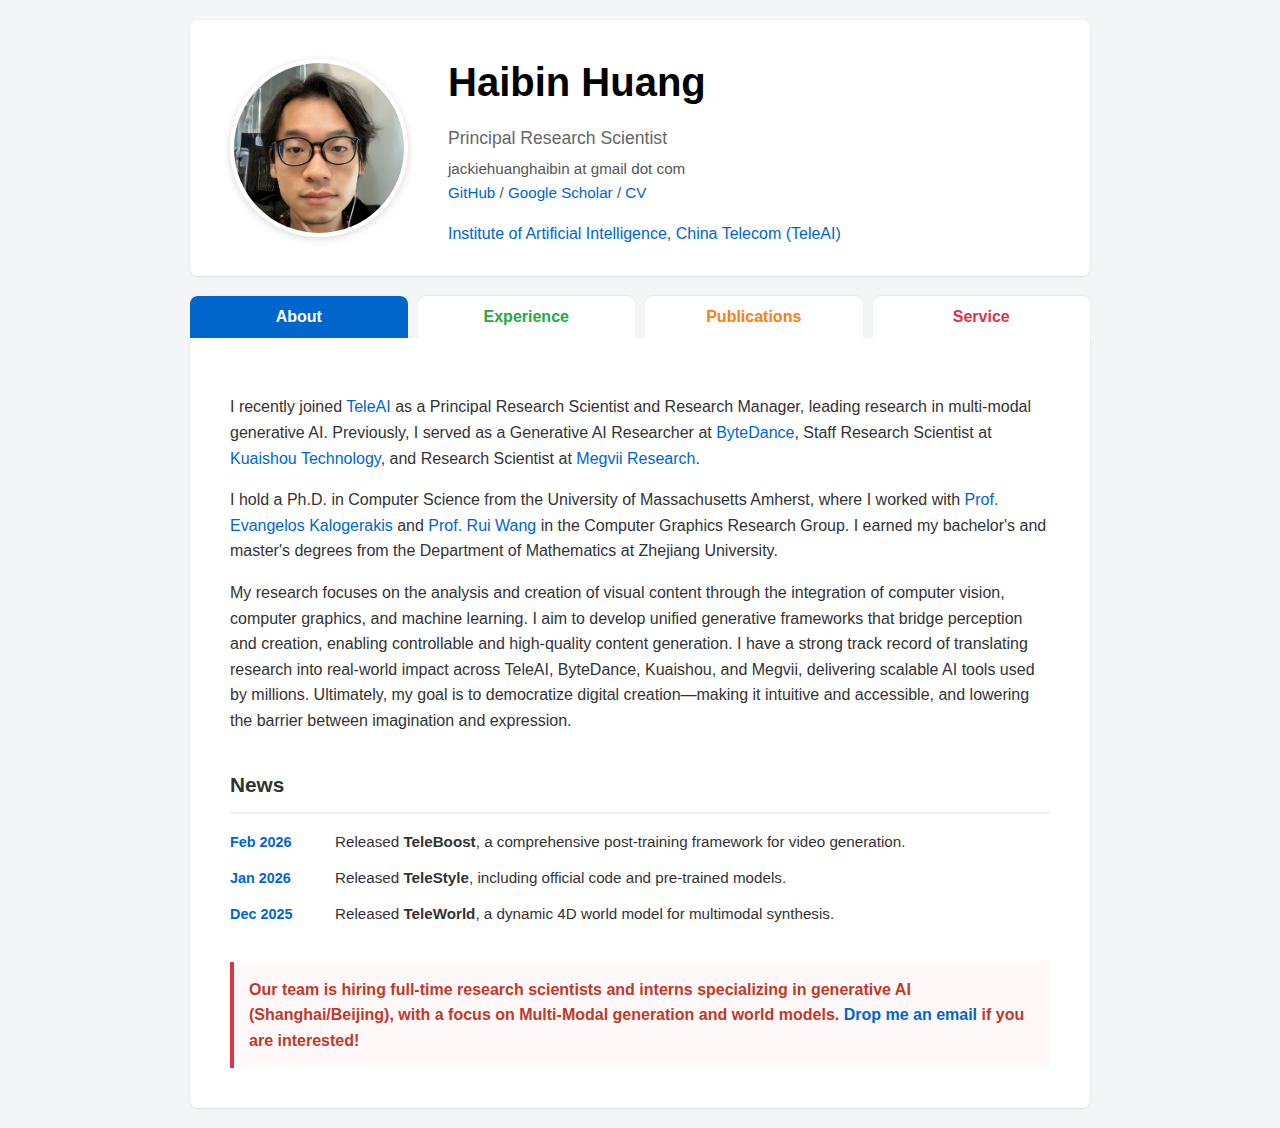
<file: index.html>
<!DOCTYPE html>
<html lang="en">

<head>
	<meta charset="UTF-8">
	<meta name="viewport" content="width=device-width, initial-scale=1.0">
	<title>Haibin Huang</title>
	<style>
		/* Base Styling */
		body {
			font-family: -apple-system, BlinkMacSystemFont, "Segoe UI", Roboto, Arial, sans-serif;
			background-color: #f4f5f7;
			color: #333;
			margin: 0;
			padding: 20px;
			line-height: 1.6;
		}

		.container {
			max-width: 900px;
			margin: 0 auto;
		}

		a {
			color: #0066cc;
			text-decoration: none;
		}

		a:hover {
			text-decoration: underline;
		}

		/* 1. Header Card */
		.header-card {
			background: white;
			padding: 30px 40px;
			border-radius: 8px;
			box-shadow: 0 1px 3px rgba(0, 0, 0, 0.1);
			margin-bottom: 20px;
			display: flex;
			/* Justify start to keep image left, text right next to it */
			justify-content: flex-start;
			align-items: center;
		}

		/* --- LEFT SIDE: Selfie --- */
		.header-photo {
			width: 170px;
			height: 170px;
			border-radius: 50%;
			object-fit: cover;
			border: 4px solid #fff;
			box-shadow: 0 2px 8px rgba(0, 0, 0, 0.15);
			flex-shrink: 0;
			/* Prevent shrinking */
			margin-right: 40px;
			/* Space between image and text */
		}

		/* --- RIGHT SIDE: Info --- */
		.header-info {
			flex: 1;
			/* Take remaining space */
		}

		.header-info h1 {
			font-size: 2.5rem;
			margin: 0 0 10px 0;
			color: #000;
			font-weight: 700;
		}

		.header-info .title {
			color: #666;
			font-size: 1.1rem;
			margin-bottom: 5px;
			font-weight: 500;
		}

		.header-info .contact {
			color: #555;
			font-size: 0.95rem;
			margin-bottom: 15px;
		}

		.header-info .affiliation {
			color: #0066cc;
			font-weight: 500;
		}

		/* 2. Navigation Tabs */
		.nav-tabs {
			display: flex;
			gap: 10px;
			margin-bottom: 0;
		}

		.tab-btn {
			padding: 12px 30px;
			border: none;
			background: white;
			font-size: 1rem;
			font-weight: 600;
			cursor: pointer;
			border-radius: 8px 8px 0 0;
			transition: all 0.2s;
			box-shadow: 0 -1px 2px rgba(0, 0, 0, 0.05);
			flex: 1;
			text-align: center;
		}

		.tab-btn.about {
			color: #0066cc;
		}

		.tab-btn.experience {
			color: #28a745;
		}

		.tab-btn.publications {
			color: #fd7e14;
		}

		.tab-btn.service {
			color: #dc3545;
		}

		.tab-btn.active {
			color: white !important;
			box-shadow: none;
		}

		.tab-btn.active.about {
			background-color: #0066cc;
		}

		.tab-btn.active.experience {
			background-color: #28a745;
		}

		.tab-btn.active.publications {
			background-color: #fd7e14;
		}

		.tab-btn.active.service {
			background-color: #dc3545;
		}

		.tab-btn:not(.active):hover {
			background-color: #eaeaea;
		}

		/* 3. Content Card */
		.content-card {
			background: white;
			padding: 40px;
			border-radius: 0 0 8px 8px;
			box-shadow: 0 1px 3px rgba(0, 0, 0, 0.1);
			min-height: 400px;
		}

		.tab-content {
			display: none;
			animation: fadeIn 0.3s ease;
		}

		.tab-content.active {
			display: block;
		}

		@keyframes fadeIn {
			from {
				opacity: 0;
				transform: translateY(5px);
			}

			to {
				opacity: 1;
				transform: translateY(0);
			}
		}

		h2 {
			border-bottom: 2px solid #eee;
			padding-bottom: 10px;
			margin-bottom: 20px;
			color: #333;
		}

		.hiring-box {
			margin-top: 30px;
			padding: 15px;
			background-color: #fff8f8;
			border-left: 4px solid #dc3545;
			color: #c0392b;
			font-weight: 600;
		}

		/* --- List Styles with Images --- */
		ul.simple-list {
			list-style: none;
			padding: 0;
		}

		.list-item {
			margin-bottom: 20px;
			border-bottom: 1px solid #f9f9f9;
			padding-bottom: 20px;
			display: flex;
			gap: 20px;
			align-items: flex-start;
		}

		.list-item:last-child {
			border: none;
			padding-bottom: 0;
		}

		.company-logo {
			width: 60px;
			height: 60px;
			object-fit: contain;
			border: 1px solid #f0f0f0;
			border-radius: 8px;
			padding: 5px;
			flex-shrink: 0;
		}

		.pub-figure {
			width: 150px;
			height: auto;
			border-radius: 6px;
			border: 1px solid #eee;
			flex-shrink: 0;
		}

		.item-details {
			flex-grow: 1;
		}

		.item-title {
			font-weight: bold;
			font-size: 1.1rem;
			color: #333;
		}

		.item-meta {
			color: #666;
			font-size: 0.95rem;
			margin-top: 4px;
		}

		.item-date {
			float: right;
			color: #999;
			font-size: 0.9rem;
		}

		/* --- NEW: News Section 样式 --- */
		.news-section {
			margin-top: 35px;
			margin-bottom: 35px;
		}

		.news-section h3 {
			font-size: 1.3rem;
			color: #333;
			border-bottom: 2px solid #f0f0f0;
			padding-bottom: 10px;
			margin-bottom: 15px;
		}

		.news-list {
			list-style: none;
			padding: 0;
			/* 如果新闻太多，可以限制高度并允许滚动，不需要则删除 max-height */
			/* max-height: 300px; 
            overflow-y: auto; */
		}

		.news-item {
			margin-bottom: 12px;
			font-size: 0.95rem;
			display: flex;
			align-items: baseline;
		}

		.news-date {
			font-weight: 600;
			color: #0066cc;
			/* 使用和主题一致的蓝色 */
			min-width: 90px;
			margin-right: 15px;
			font-size: 0.9rem;
			flex-shrink: 0;
		}


		/* Responsive */
		@media (max-width: 600px) {

			/* On mobile, stack vertically. Since image is first in HTML, 'column' puts it on top */
			.header-card {
				flex-direction: column;
				align-items: center;
				text-align: center;
			}

			.header-photo {
				margin-right: 0;
				margin-bottom: 20px;
			}

			.item-date {
				float: none;
				display: block;
				margin-top: 5px;
				margin-bottom: 5px;
			}

			.nav-tabs {
				flex-wrap: wrap;
			}

			.tab-btn {
				border-radius: 8px;
				margin-bottom: 5px;
				width: 48%;
			}

			.list-item {
				flex-direction: column;
			}

			.pub-figure {
				width: 100%;
				max-width: 300px;
			}

			.company-logo {
				width: 50px;
				height: 50px;
			}
		}
	</style>
</head>

<body>

	<div class="container">

		<div class="header-card">
			<img src="./images/me_kwai.png" alt="Haibin Huang" class="header-photo">

			<div class="header-info">
				<h1>Haibin Huang</h1>
				<div class="title">Principal Research Scientist</div>
				<div class="contact">
					jackiehuanghaibin at gmail dot com<br>
					<a href="https://github.com/brotherhuang">GitHub</a> / <a
						href="https://scholar.google.com/citations?user=YDl1M80AAAAJ&hl=en">Google Scholar</a> / <a
						href="./files/resume_2025.pdf">CV</a>
				</div>
				<div class="affiliation">
					Institute of Artificial Intelligence, China Telecom (TeleAI)<br>
				</div>
			</div>
		</div>

		<div class="nav-tabs">
			<button class="tab-btn about active" onclick="openTab('about')">About</button>
			<button class="tab-btn experience" onclick="openTab('experience')">Experience</button>
			<button class="tab-btn publications" onclick="openTab('publications')">Publications</button>
			<button class="tab-btn service" onclick="openTab('service')">Service</button>
		</div>

		<div class="content-card">

			<div id="about" class="tab-content active">
				<p>
					I recently joined <a href="https://github.com/Tele-AI">TeleAI</a> as a Principal Research Scientist
					and Research Manager, leading research in multi-modal generative AI.
					Previously, I served as a Generative AI Researcher at <a
						href="https://www.bytedance.com/en">ByteDance</a>,
					Staff Research Scientist at <a href="https://www.kuaishou.com/en">Kuaishou Technology</a>,
					and Research Scientist at <a href="https://en.megvii.com/megvii_research">Megvii Research</a>.
				</p>
				<p>
					I hold a Ph.D. in Computer Science from the University of Massachusetts Amherst, where I worked with
					<a href="http://people.cs.umass.edu/~kalo/">Prof. Evangelos Kalogerakis</a> and
					<a href="http://people.cs.umass.edu/~ruiwang/">Prof. Rui Wang</a> in the Computer Graphics Research
					Group.
					I earned my bachelor's and master's degrees from the Department of Mathematics at Zhejiang
					University.
				</p>
				<p>
					My research focuses on the analysis and creation of visual content through the integration of
					computer vision, computer graphics, and machine learning. I aim to develop unified generative
					frameworks that bridge perception and creation, enabling controllable and high-quality content
					generation.

					I have a strong track record of translating research into real-world impact across TeleAI,
					ByteDance, Kuaishou, and Megvii, delivering scalable AI tools used by millions. Ultimately, my goal
					is to democratize digital creation—making it intuitive and accessible, and lowering the barrier
					between imagination and expression.
				</p>

				<div class="news-section">
					<h3>News</h3>
					<ul class="news-list">
						<li class="news-item">
							<span class="news-date">Feb 2026</span>
							<span>Released <strong>TeleBoost</strong>,
								a comprehensive post-training framework for video
								generation.</span>
						</li>
						<li class="news-item">
							<span class="news-date">Jan 2026</span>
							<span>Released <strong>TeleStyle</strong>, including official code and pre-trained
								models.</span>
						</li>
						<li class="news-item">
							<span class="news-date">Dec 2025</span>
							<span>Released <strong>TeleWorld</strong>, a dynamic 4D world model for multimodal
								synthesis.</span>
						</li>
					</ul>
				</div>


				<div class="hiring-box">
					Our team is hiring full-time research
					scientists and interns specializing in generative AI (Shanghai/Beijing), with a focus on Multi-Modal
					generation and world models. <a href="mailto:jackiehuanghaibin@gmail.com">Drop me an email</a> if
					you are interested!
				</div>
			</div>

			<div id="experience" class="tab-content">
				<ul class="simple-list">
					<li class="list-item">
						<img src="./images/teleai.png" alt="TeleAI" class="company-logo">
						<div class="item-details">
							<span class="item-date">July 2025 - Present</span>
							<div class="item-title">Principal Research Scientist</div>
							<div class="item-meta">Institute of Artificial Intelligence, China Telecom (TeleAI)</div>
						</div>
					</li>
					<li class="list-item">
						<img src="./images/bytedance-logo.png" alt="ByteDance" class="company-logo">
						<div class="item-details">
							<span class="item-date">March 2024 - July 2025</span>
							<div class="item-title">Researcher of Generative AI</div>
							<div class="item-meta">ByteDance</div>
						</div>
					</li>
					<li class="list-item">
						<img src="./images/kwai_logo.png" alt="Kuaishou" class="company-logo">
						<div class="item-details">
							<span class="item-date">Nov 2019 - March 2024</span>
							<div class="item-title">Senior Staff Research Scientist</div>
							<div class="item-meta">Kuaishou Technology</div>
						</div>
					</li>
					<li class="list-item">
						<img src="./images/megvii_research.png" alt="Megvii" class="company-logo">
						<div class="item-details">
							<span class="item-date">Oct 2017 - Nov 2019</span>
							<div class="item-title">Research Scientist</div>
							<div class="item-meta">Megvii Research</div>
						</div>
					</li>
				</ul>
			</div>

			<div id="publications" class="tab-content">
				<p style="margin-bottom: 20px;">
					<a href="publications.html">View Full Publication List &rarr;</a>
				</p>
				<ul class="simple-list">
					<li class="list-item">
						<img src="./publications/teleboost/teleboost.png" alt="TeleStyle" class="pub-figure">
						<div class="item-details">
							<div class="item-title"><a href="https://tele-ai.github.io/TeleBoost"> TeleBoost:
									A systematic alignment framework for high-fidelity, controllable, and robust video
									generation</a></div>
							<div class="item-meta">TeleBoost Team</div>
							<div class="item-meta" style="color:#fd7e14;"><a
									href="https://tele-ai.github.io/TeleBoost">Project Page</a></div>
						</div>
					</li>

					<li class="list-item">
						<img src="./publications/telestyle/telestyle.jpg" alt="TeleStyle" class="pub-figure">
						<div class="item-details">
							<div class="item-title"><a href="https://tele-ai.github.io/TeleStyle/">TeleStyle:
									Content-Preserving Style Transfer in Images and Videos</a></div>
							<div class="item-meta">Shiwen Zhang, Xiaoyan Yang, Bojia Zi, <strong>Haibin Huang</strong>,
								Chi Zhang, Xuelong Li</div>
							<div class="item-meta" style="color:#fd7e14;"><a
									href="https://tele-ai.github.io/TeleStyle/">Project Page</a></div>
						</div>
					</li>
					<li class="list-item">
						<img src="./publications/teleworld/teleworld.png" alt="TeleWorld" class="pub-figure">
						<div class="item-details">
							<div class="item-title"><a href="https://arxiv.org/abs/2601.00051">TeleWorld: Towards
									Dynamic Multimodal Synthesis with a 4D World Model</a></div>
							<div class="item-meta">TeleWorld Team</div>
							<div class="item-meta" style="color:#fd7e14;">ArXiv Preprint 2026</div>
						</div>
					</li>
					<li class="list-item">
						<img src="./publications/tempo/tempo.jpg" alt="TempoMaster" class="pub-figure">
						<div class="item-details">
							<div class="item-title"><a href="https://arxiv.org/abs/2511.12578">TempoMaster: Efficient
									Long Video Generation via Next-Frame-Rate Prediction</a></div>
							<div class="item-meta">Yukuo Ma, Cong Liu, Junke Wang, Junqi Liu,
								<strong>Haibin
									Huang</strong>, Zuxuan Wu, Chi Zhang, Xuelong Li
							</div>
							<div class="item-meta" style="color:#fd7e14;">ArXiv Preprint 2025</div>
						</div>
					</li>
					<li class="list-item">
						<img src="./publications/mmp/mmp.png" alt="MMP" class="pub-figure">
						<div class="item-details">
							<div class="item-title"><a
									href="https://nju-xunzhixiang.github.io/Anchor-Forcing-Page/">Macro-from-Micro
									Planning for High-Quality and Parallelized Autoregressive Long Video Generation</a>
							</div>
							<div class="item-meta">Xunzhi Xiang, Yabo Chen, Guiyu Zhang, Zhongyu Wang, Zhe Gao, Quanming
								Xiang, Gonghu Shang, Junqi Liu, <strong>Haibin Huang</strong>, Yang Gao, Chi Zhang, Qi
								Fan, Xuelong Li
							</div>
							<div class="item-meta" style="color:#fd7e14;">Project Page</div>
						</div>
					</li>
					<li class="list-item">
						<img src="./publications/ati/ati.png" alt="ATI" class="pub-figure">
						<div class="item-details">
							<div class="item-title"><a href="https://anytraj.github.io/">ATI: Any Trajectory Instruction
									for Controllable Video Generation</a></div>
							<div class="item-meta">Angtian Wang, <strong>Haibin Huang</strong>, Jacob Zhiyuan Fang,
								Yiding Yang, Chongyang Ma</div>
							<div class="item-meta" style="color:#fd7e14;"><a href="https://anytraj.github.io/">Project
									Page</a></div>
						</div>
					</li>
				</ul>
			</div>

			<div id="service" class="tab-content">
				<h3>Editorial Services</h3>
				<ul class="simple-list">
					<li class="list-item" style="display:block;">
						<strong>Associate Editor:</strong> The Visual Computer (2022-Present)
					</li>
				</ul>
				<br>
				<h3>Program Committee</h3>
				<ul class="simple-list">
					<li class="list-item" style="display:block;">SIGGRAPH Technical Papers Committee 2025</li>
					<li class="list-item" style="display:block;">SIGGRAPH Asia Technical Communications and Posters
						2024, 2025</li>
					<li class="list-item" style="display:block;">Eurographics Short Papers 2024, 2025</li>
					<li class="list-item" style="display:block;">Computational Visual Media (CVM) 2023 - 2026</li>
					<li class="list-item" style="display:block;">Shape Modeling International (SMI) 2020 - 2025</li>
				</ul>
			</div>

		</div>
	</div>

	<script>
		function openTab(tabName) {
			var contents = document.getElementsByClassName("tab-content");
			for (var i = 0; i < contents.length; i++) {
				contents[i].classList.remove("active");
			}
			var buttons = document.getElementsByClassName("tab-btn");
			for (var i = 0; i < buttons.length; i++) {
				buttons[i].classList.remove("active");
			}
			document.getElementById(tabName).classList.add("active");
			document.querySelector(".tab-btn." + tabName).classList.add("active");
		}
	</script>

</body>

</html>
</file>
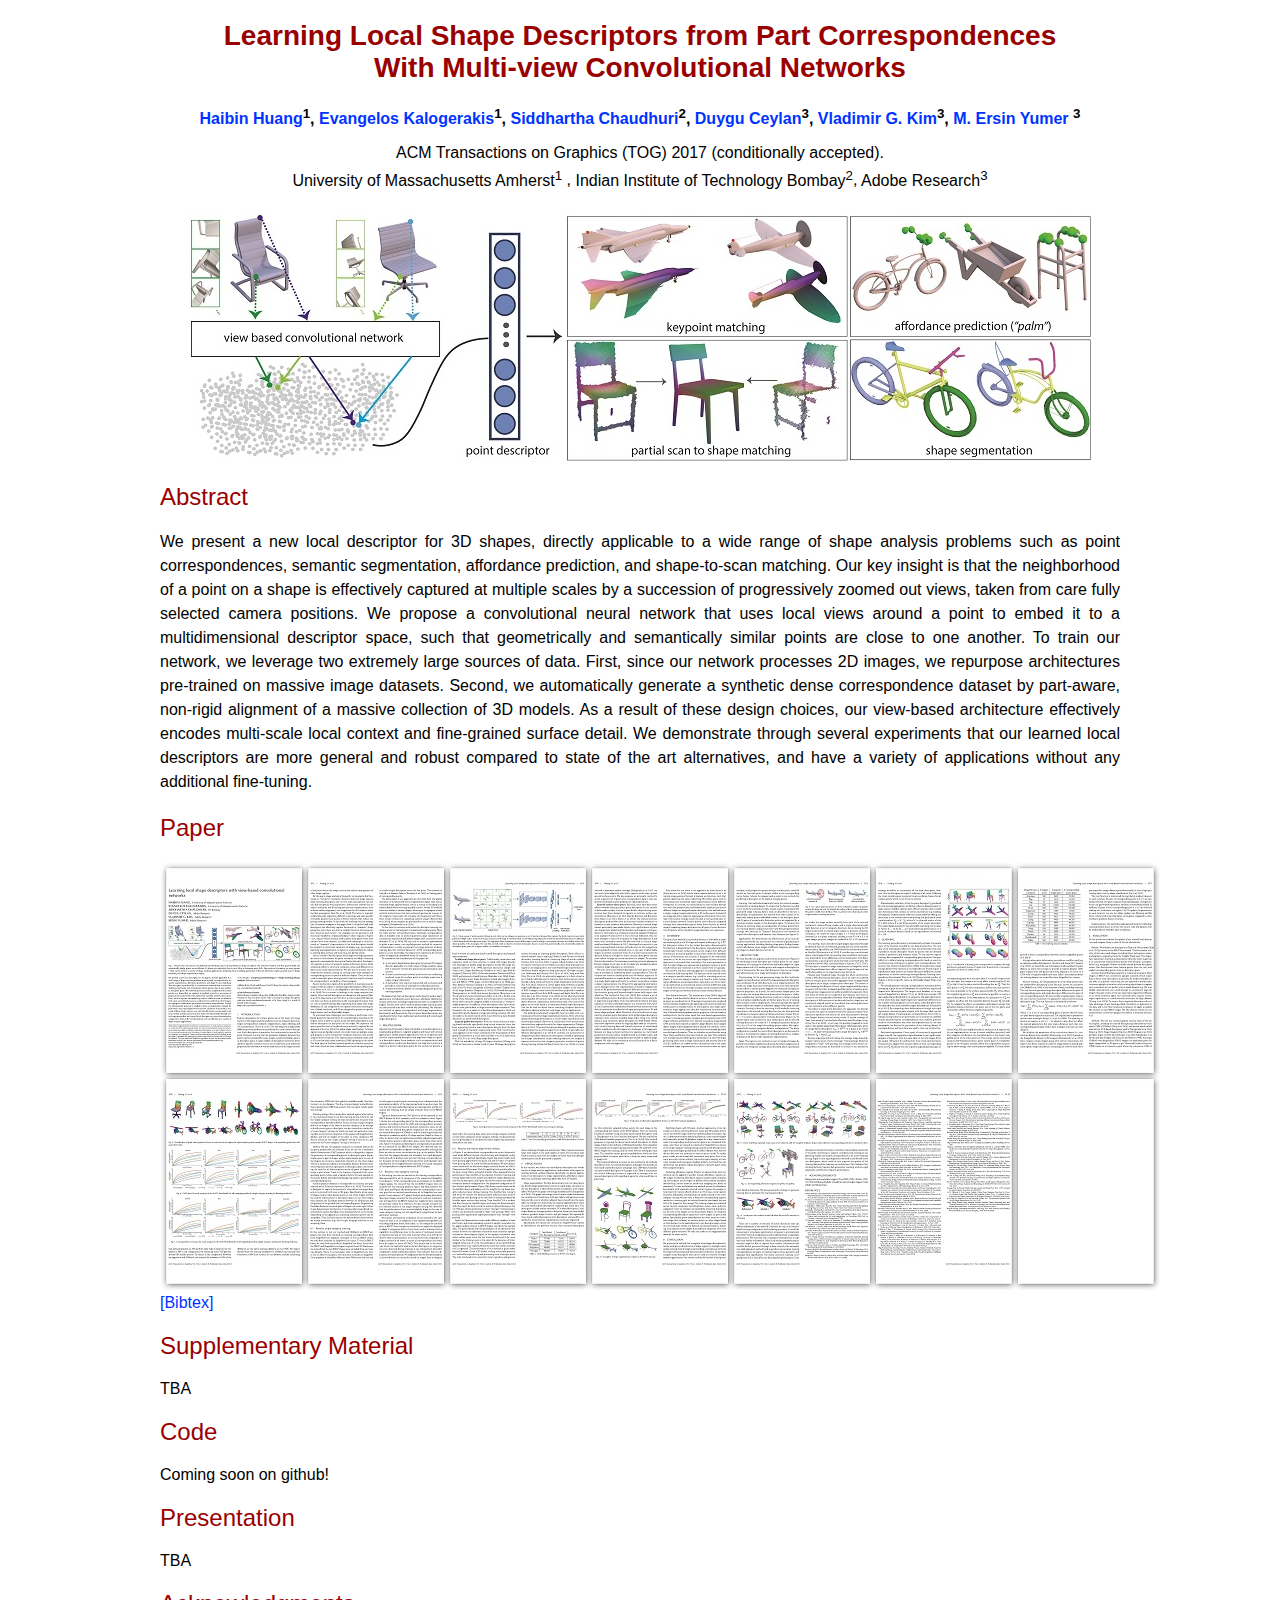
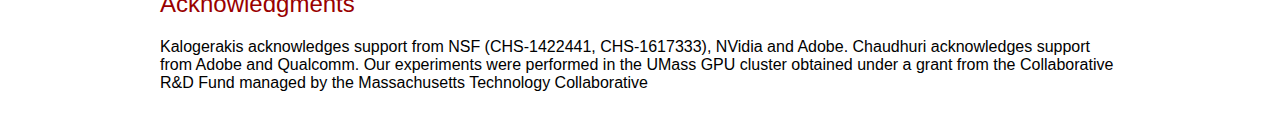
<file: local_mvcnn/index.html>
<!DOCTYPE HTML>
<html>
<head>
	<title>Learning local shape descriptors with view-based convolutional networks</title>
	<meta http-equiv="Content-Type" content="text/html; charset=iso-8859-1">
	<link media="all" href="style.css" type="text/css" rel="stylesheet">
</head>
<body>
<div id="content">
	<h1>
		<p>Learning Local Shape Descriptors from Part Correspondences </p> With Multi-view Convolutional Networks	</h1>
	<div id="header">
		<p id="people">
			<a href="http://people.cs.umass.edu/~hbhuang/">Haibin Huang</a><sup>1</sup>,
			<a href="http://people.cs.umass.edu/~kalo/">Evangelos Kalogerakis</a><sup>1</sup>,
			<a href="https://www.cse.iitb.ac.in/~sidch/">Siddhartha Chaudhuri</a><sup>2</sup>,
			<a href="http://www.duygu-ceylan.com/">Duygu Ceylan</a><sup>3</sup>,
			<a href="http://vovakim.com/">Vladimir G. Kim</a><sup>3</sup>,
			<a href="http://www.meyumer.com/"> M. Ersin Yumer </a><sup>3</sup>
			
		</p>
            <p>ACM Transactions on Graphics (TOG) 2017 (conditionally accepted).</p>	
            <p><span class="Affiliation">University of Massachusetts Amherst<sup>1</sup></span> ,
            <span class="Affiliation">Indian Institute of Technology Bombay<sup>2</sup></span>,
            <span class="Affiliation">Adobe Research<sup>3</sup></span></p>
  
	</div>
	<img id="teaser" alt="teaser" src="teaser.jpg">
	<h2>Abstract</h2>
	<p id="text">
	We present a new local descriptor for 3D shapes, directly applicable to a wide range of shape analysis problems such as point correspondences, semantic segmentation, affordance prediction, and shape-to-scan matching. Our key insight is that the neighborhood of a point on a shape is effectively captured at multiple scales by a succession of progressively zoomed out views, taken from care fully selected camera positions. We propose a convolutional neural network that uses local views around a point to embed it to a multidimensional descriptor space, such that geometrically and semantically similar points are close to one another. To train our network, we leverage two extremely large sources of data. First, since our network processes 2D images, we repurpose architectures pre-trained on massive image datasets. Second, we automatically generate a synthetic dense correspondence dataset by part-aware, non-rigid alignment of a massive collection of 3D models. As a result of these design choices, our view-based architecture effectively encodes multi-scale local context and fine-grained surface detail. We demonstrate through several experiments that our learned local descriptors are more general and robust compared to state of the art alternatives, and have a variety of applications without any additional fine-tuning.</p>
	<h2>Paper</h2>
	<p><a href="https://arxiv.org/abs/1706.04496"><img class="PaperFigure" alt="paper thumbnail" src="points.jpg"></a></p>
    <a href="mvcnn_point.bib">[Bibtex]</a>
	   
        <h2>Supplementary Material</h2>
        TBA
	<h2>Code</h2>
       	Coming soon on github!

       <h2>Presentation</h2>
		TBA
       <h2>Acknowledgments</h2>
             Kalogerakis acknowledges support from NSF (CHS-1422441, CHS-1617333), NVidia and Adobe. Chaudhuri acknowledges support from Adobe and Qualcomm. Our experiments were performed in the UMass GPU cluster obtained under a grant from the Collaborative R&D Fund managed by the Massachusetts Technology Collaborative
       <div id="footer"> 
        </div>
        <div class="FooterLine">
        </div>
</div>
</body>
</html>
</file>
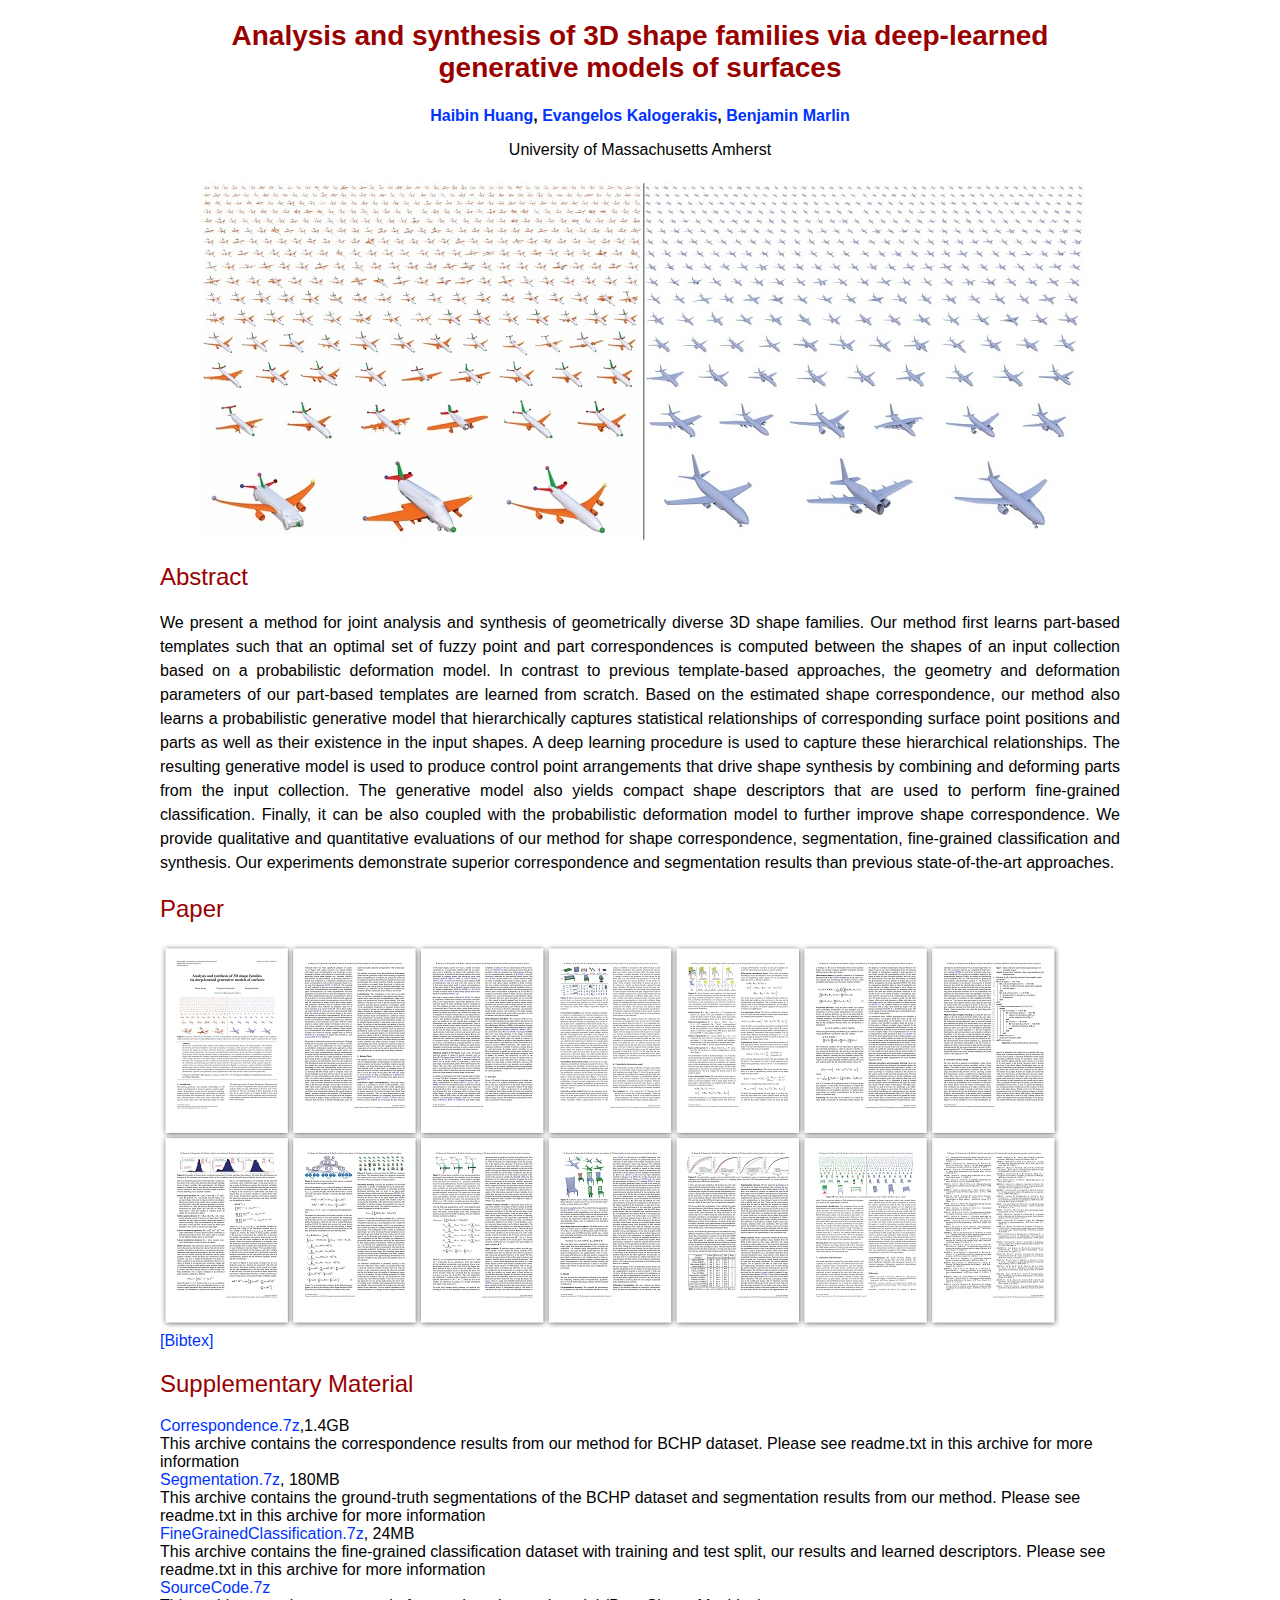
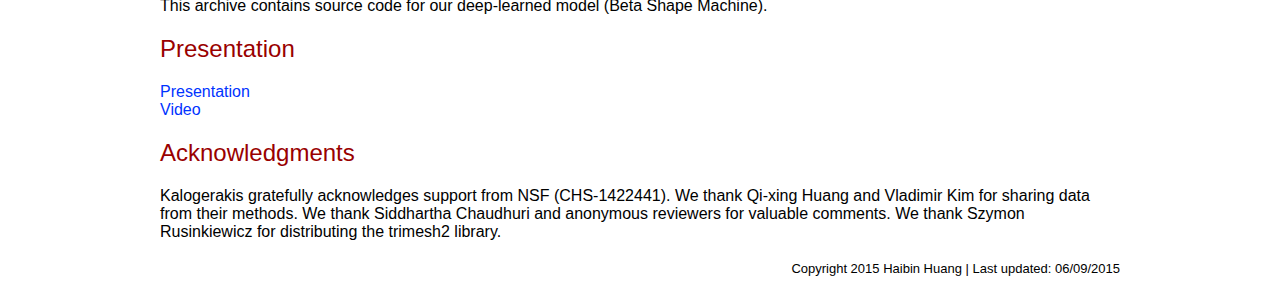
<file: publications/bsm/index.html>
<!DOCTYPE HTML>
<html>
<head>
	<title>Analysis and synthesis of 3D shape families via deep-learned generative models of surfaces</title>
	<meta http-equiv="Content-Type" content="text/html; charset=iso-8859-1">
	<link media="all" href="style.css" type="text/css" rel="stylesheet">
</head>
<body>
<div id="content">
	<h1>
		Analysis and synthesis of 3D shape families via deep-learned generative models of surfaces
	</h1>
	<div id="header">
		<p id="people">
			<a href="http://people.cs.umass.edu/~hbhuang/">Haibin Huang</a>,
			<a href="http://people.cs.umass.edu/~kalo/">Evangelos Kalogerakis</a>,
			<a href="http://openscholar.cs.umass.edu/marlin/">Benjamin Marlin</a>
		</p>	
       <p><span class="Affiliation">University of Massachusetts Amherst</span></p>

	</div>
	<img id="teaser" alt="teaser" src="bsm_teaser.jpg">
	<h2>Abstract</h2>
	<p id="text">
		We present a method for joint analysis and synthesis of geometrically diverse 3D shape families. Our method first learns part-based templates such that an optimal set of fuzzy point and part correspondences is computed between the shapes of an input collection based on a probabilistic deformation model.
		In contrast to previous template-based approaches, the geometry and deformation parameters of our part-based templates are learned from scratch. Based on the estimated shape correspondence, our method also learns a probabilistic generative model that hierarchically captures statistical relationships of corresponding surface point positions and parts as well as their existence in the input shapes. 
		A deep learning procedure is used to capture these hierarchical relationships. The resulting generative model is used to produce control point arrangements that drive shape synthesis by combining and deforming parts from the input collection. The generative model also yields compact shape descriptors that are used to perform fine-grained classification. Finally, it can be also coupled with the probabilistic deformation model to further improve shape correspondence. 
		We provide qualitative and quantitative evaluations of our method for shape correspondence, segmentation, fine-grained classification and synthesis. Our experiments demonstrate superior correspondence and segmentation results than previous state-of-the-art approaches.</p>
	<h2>Paper</h2>
	<p><a href="bsm.pdf"><img class="PaperFigure" alt="paper thumbnail" src="bsm_paper.jpg"></a></p>
       <a href="BetaShapeMachine.bib">[Bibtex]</a>
       
       <h2>Supplementary Material</h2>
	<p><a href="http://antares.cs.umass.edu/project_data/bsm/Correspondence.7z"> Correspondence.7z</a>,1.4GB</p>
    <p>This archive contains the correspondence results from our method for BCHP dataset. Please see readme.txt in this archive for more information</p>
       <p><a href="http://antares.cs.umass.edu/project_data/bsm/Segmentation.7z"> Segmentation.7z</a>, 180MB</p>
    <p>This archive contains the ground-truth segmentations of the BCHP dataset and segmentation results from our method. Please see readme.txt in this archive for more information</p>
       <p><a href="http://antares.cs.umass.edu/project_data/bsm/FineGrainedClassification.7z"> FineGrainedClassification.7z</a>, 24MB</p>
    <p>This archive contains the fine-grained classification dataset with training and test split, our results and learned descriptors. Please see readme.txt in this archive for more information</p>
       <p><a href="SourceCode.7z"> SourceCode.7z</a></p>
    <p>This archive contains source code for our deep-learned model (Beta Shape Machine).</p>
  	<h2>Presentation</h2>
	<p><a href="bsm_slides.pdf"> Presentation</a></p>
       <p><a href="presentation.7z"> Video </a></p>
	<h2>Acknowledgments</h2>
	Kalogerakis gratefully acknowledges support from NSF (CHS-1422441). We thank Qi-xing Huang and Vladimir Kim for sharing data from their
methods. We thank Siddhartha Chaudhuri and anonymous reviewers for valuable comments. We thank Szymon Rusinkiewicz for distributing the trimesh2 library.<div id="footer">
            Copyright 2015 Haibin Huang | Last updated: 06/09/2015
        </div>
        <div class="FooterLine">
        </div>
</div>
</body>
</html>
</file>
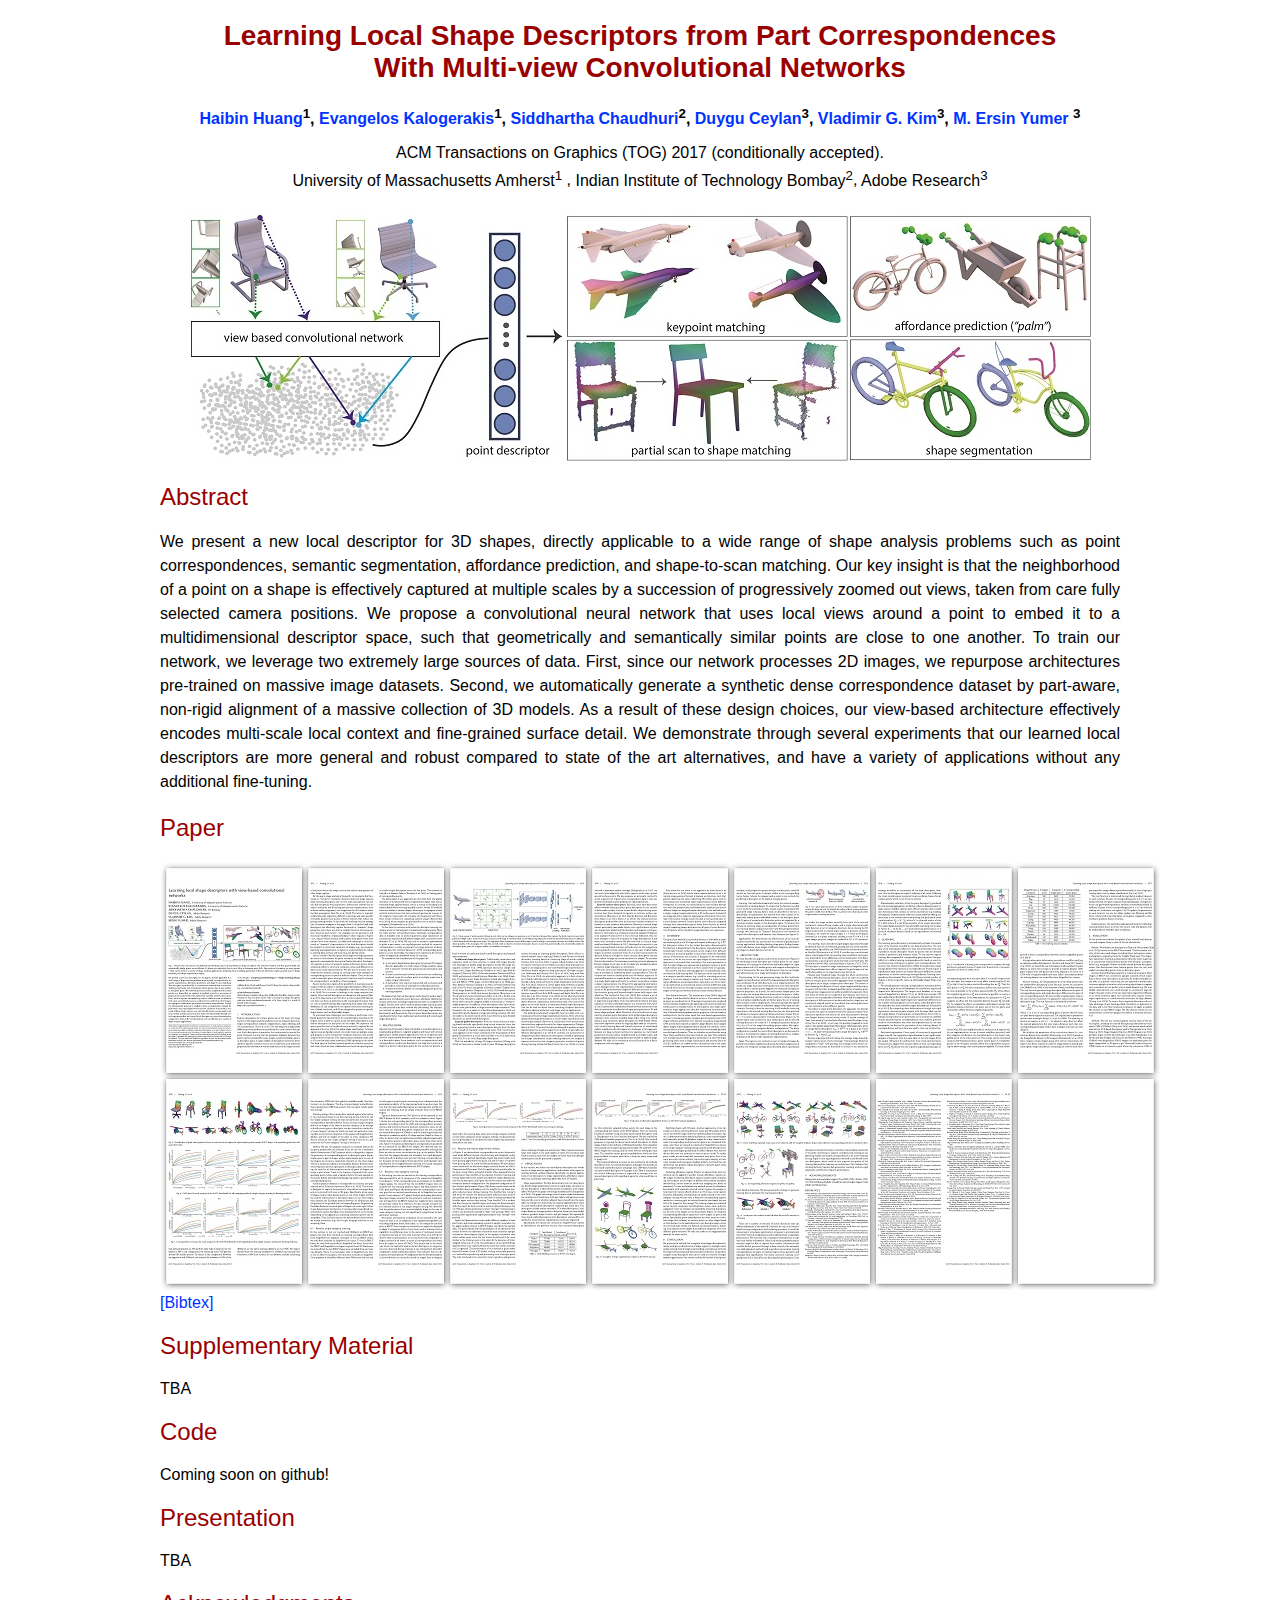
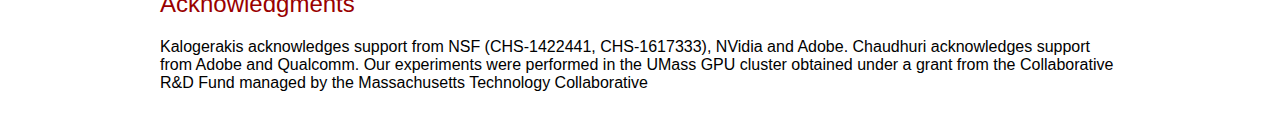
<file: publications/local_mvcnn/index.html>
<!DOCTYPE HTML>
<html>
<head>
	<title>Learning local shape descriptors with view-based convolutional networks</title>
	<meta http-equiv="Content-Type" content="text/html; charset=iso-8859-1">
	<link media="all" href="style.css" type="text/css" rel="stylesheet">
</head>
<body>
<div id="content">
	<h1>
		<p>Learning Local Shape Descriptors from Part Correspondences </p> With Multi-view Convolutional Networks	</h1>
	</h1>
	<div id="header">
		<p id="people">
			<a href="http://people.cs.umass.edu/~hbhuang/">Haibin Huang</a><sup>1</sup>,
			<a href="http://people.cs.umass.edu/~kalo/">Evangelos Kalogerakis</a><sup>1</sup>,
			<a href="https://www.cse.iitb.ac.in/~sidch/">Siddhartha Chaudhuri</a><sup>2</sup>,
			<a href="http://www.duygu-ceylan.com/">Duygu Ceylan</a><sup>3</sup>,
			<a href="http://vovakim.com/">Vladimir G. Kim</a><sup>3</sup>,
			<a href="http://www.meyumer.com/"> M. Ersin Yumer </a><sup>3</sup>
			
		</p>
            <p>ACM Transactions on Graphics (TOG) 2017 (conditionally accepted).</p>	
            <p><span class="Affiliation">University of Massachusetts Amherst<sup>1</sup></span> ,
            <span class="Affiliation">Indian Institute of Technology Bombay<sup>2</sup></span>,
            <span class="Affiliation">Adobe Research<sup>3</sup></span></p>
  
	</div>
	<img id="teaser" alt="teaser" src="teaser.jpg">
	<h2>Abstract</h2>
	<p id="text">
	We present a new local descriptor for 3D shapes, directly applicable to a wide range of shape analysis problems such as point correspondences, semantic segmentation, affordance prediction, and shape-to-scan matching. Our key insight is that the neighborhood of a point on a shape is effectively captured at multiple scales by a succession of progressively zoomed out views, taken from care fully selected camera positions. We propose a convolutional neural network that uses local views around a point to embed it to a multidimensional descriptor space, such that geometrically and semantically similar points are close to one another. To train our network, we leverage two extremely large sources of data. First, since our network processes 2D images, we repurpose architectures pre-trained on massive image datasets. Second, we automatically generate a synthetic dense correspondence dataset by part-aware, non-rigid alignment of a massive collection of 3D models. As a result of these design choices, our view-based architecture effectively encodes multi-scale local context and fine-grained surface detail. We demonstrate through several experiments that our learned local descriptors are more general and robust compared to state of the art alternatives, and have a variety of applications without any additional fine-tuning.</p>
	<h2>Paper</h2>
	<p><a href="https://arxiv.org/abs/1706.04496"><img class="PaperFigure" alt="paper thumbnail" src="points.jpg"></a></p>
    <a href="mvcnn_point.bib">[Bibtex]</a>
	   
        <h2>Supplementary Material</h2>
        TBA
	<h2>Code</h2>
       	Coming soon on github!

       <h2>Presentation</h2>
		TBA
       <h2>Acknowledgments</h2>
             Kalogerakis acknowledges support from NSF (CHS-1422441, CHS-1617333), NVidia and Adobe. Chaudhuri acknowledges support from Adobe and Qualcomm. Our experiments were performed in the UMass GPU cluster obtained under a grant from the Collaborative R&D Fund managed by the Massachusetts Technology Collaborative
       <div id="footer"> 
        </div>
        <div class="FooterLine">
        </div>
</div>
</body>
</html>
</file>
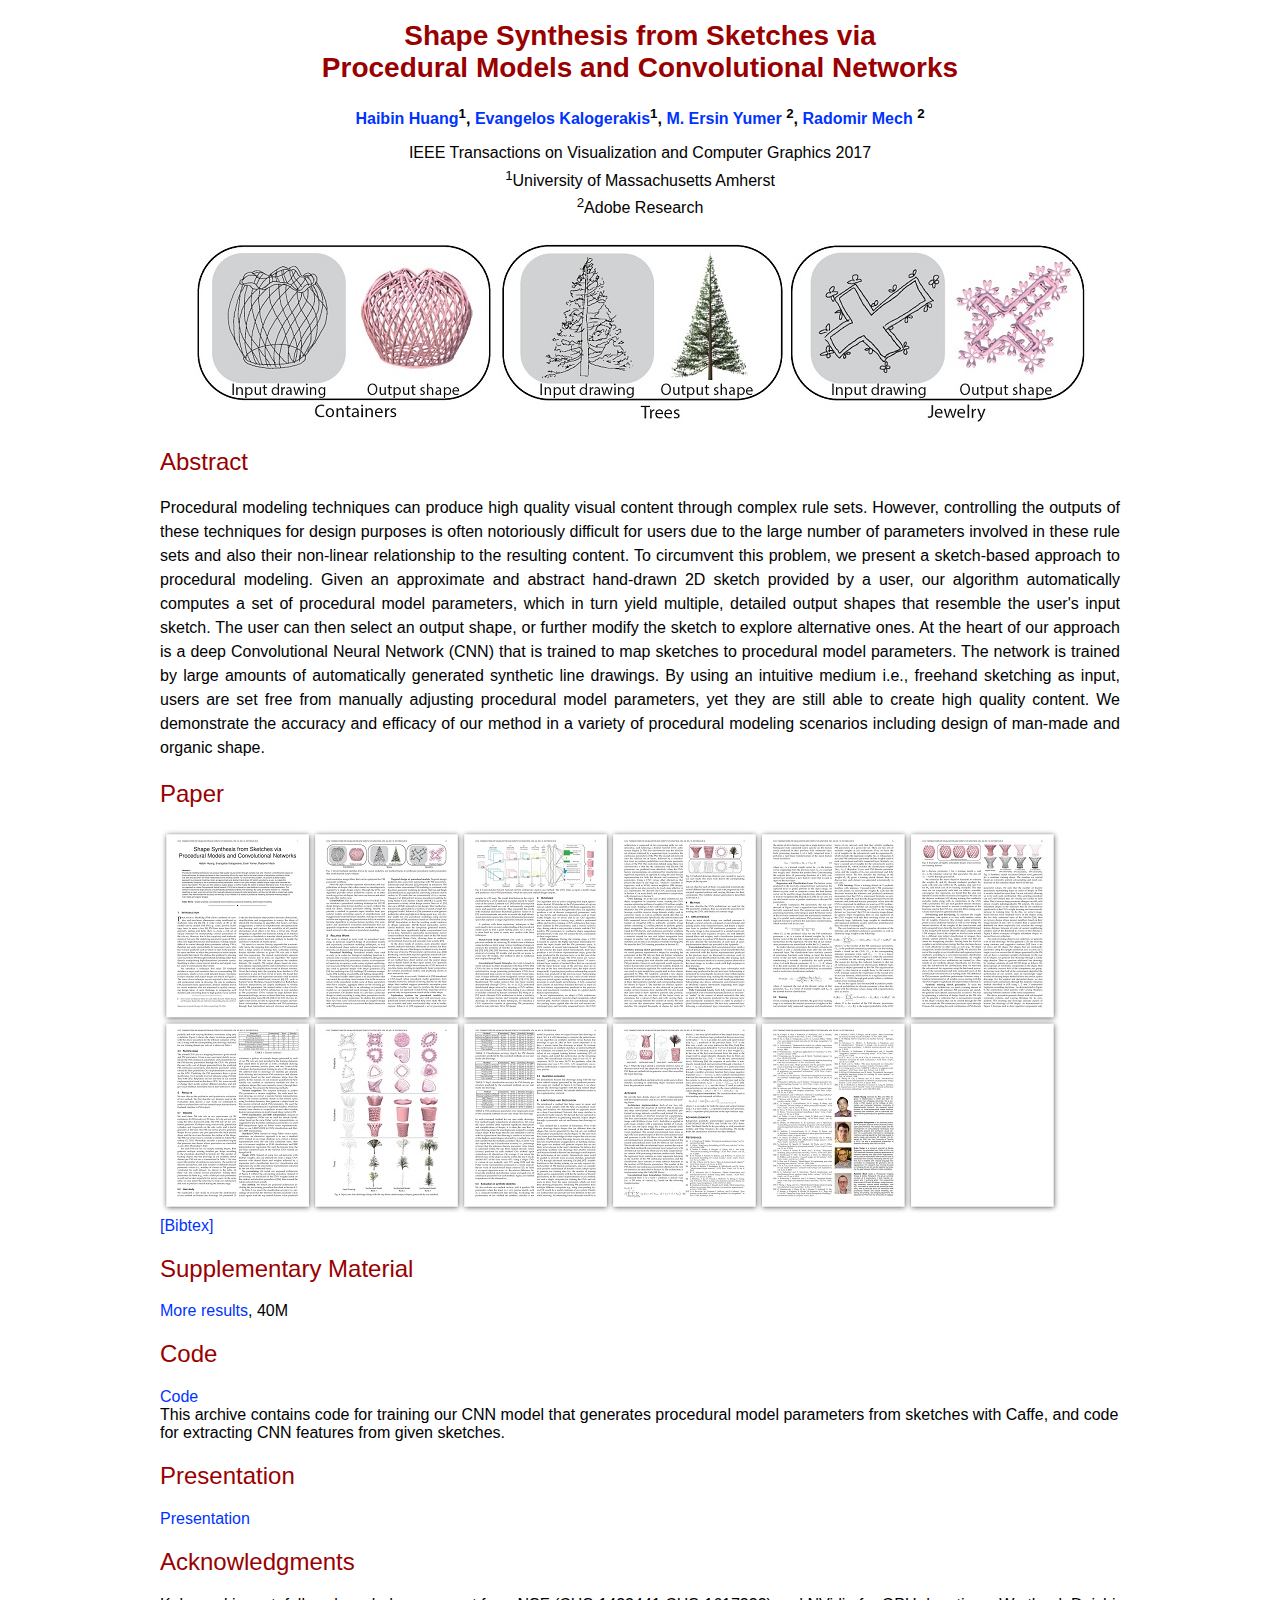
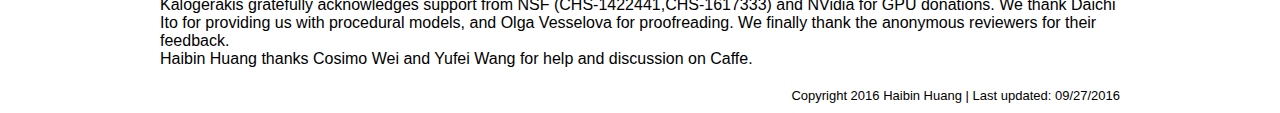
<file: publications/srpm/index.html>
<!DOCTYPE HTML>
<html>
<head>
	<title>Shape Synthesis from Sketches via Procedural Models and Convolutional Networks</title>
	<meta http-equiv="Content-Type" content="text/html; charset=iso-8859-1">
	<link media="all" href="style.css" type="text/css" rel="stylesheet">
</head>
<body>
<div id="content">
	<h1>
		<p>Shape Synthesis from Sketches via </p> Procedural Models and Convolutional Networks
	</h1>
	<div id="header">
		<p id="people">
			<a href="http://people.cs.umass.edu/~hbhuang/">Haibin Huang</a><sup>1</sup>,
			<a href="http://people.cs.umass.edu/~kalo/">Evangelos Kalogerakis</a><sup>1</sup>,
			<a href="http://www.meyumer.com/"> M. Ersin Yumer </a><sup>2</sup>,
			<a href="https://research.adobe.com/person/radomir-mech/"> Radomir Mech </a><sup>2</sup>
			
		</p>
            <p>IEEE Transactions on Visualization and Computer Graphics 2017</p>	
            <p><span class="Affiliation"><sup>1</sup>University of Massachusetts Amherst</span></p>
            <p><span class="Affiliation"><sup>2</sup>Adobe Research</span></p>
  
	</div>
	<img id="teaser" alt="teaser" src="srpm_teaser.jpg">
	<h2>Abstract</h2>
	<p id="text">
	Procedural modeling techniques can produce high quality visual content through complex rule sets. However, controlling the outputs of these techniques for design purposes is often notoriously difficult
for users due to the  large number of parameters involved in these rule sets and    also their  non-linear relationship to the resulting content. 
To circumvent this problem, we present a sketch-based approach to procedural modeling. Given an approximate and abstract hand-drawn 2D sketch provided by a user, our algorithm  automatically computes a set of procedural model parameters, which in turn yield multiple, detailed output shapes   that resemble the user's input sketch. 
The user can then select an output shape, or further modify the sketch to explore alternative ones. At the heart of our approach is a deep Convolutional Neural Network (CNN) that is trained to map sketches to procedural model parameters. The network is trained by large amounts of automatically generated synthetic line drawings.   
By using  an intuitive medium i.e., freehand sketching as input,  users  are set free from manually adjusting procedural model parameters, yet they are still able to create high quality content. We demonstrate the accuracy and efficacy of our method in a  variety of procedural modeling scenarios including design of man-made and organic shape.</p>
	<h2>Paper</h2>
	<p><a href="http://people.cs.umass.edu/~kalo/papers/shapepmconvnet/shapepmconvnet.pdf"><img class="PaperFigure" alt="paper thumbnail" src="srpm_paper.jpg"></a></p>
       <a href="ShapeSynthesisPMCNN.bib">[Bibtex]</a>
        <h2>Supplementary Material</h2>
        <p><a href="supp_material.pdf"> More results</a>, 40M</p>
	<h2>Code</h2>
       <p><a href="shapeSynthesisWithSketchviaCNN.zip"> Code </a></p>
       <p>This archive contains code for training our CNN model that generates procedural model parameters from sketches with Caffe, and code for extracting CNN features from given sketches. </p>
       <h2>Presentation</h2>
	<p><a href="pg2016.pdf"> Presentation</a></p>
       <h2>Acknowledgments</h2>
       <p>Kalogerakis gratefully acknowledges support from NSF (CHS-1422441,CHS-1617333) and NVidia for GPU donations. We thank Daichi Ito for providing us with procedural models, and Olga Vesselova for proofreading. We finally thank the anonymous reviewers for their feedback.</p>
 
       <p>Haibin Huang thanks Cosimo Wei  and Yufei Wang  for help and discussion on Caffe.</p>

       <div id="footer">
            Copyright 2016  Haibin Huang | Last updated: 09/27/2016
        </div>
        <div class="FooterLine">
        </div>
</div>
</body>
</html>
</file>
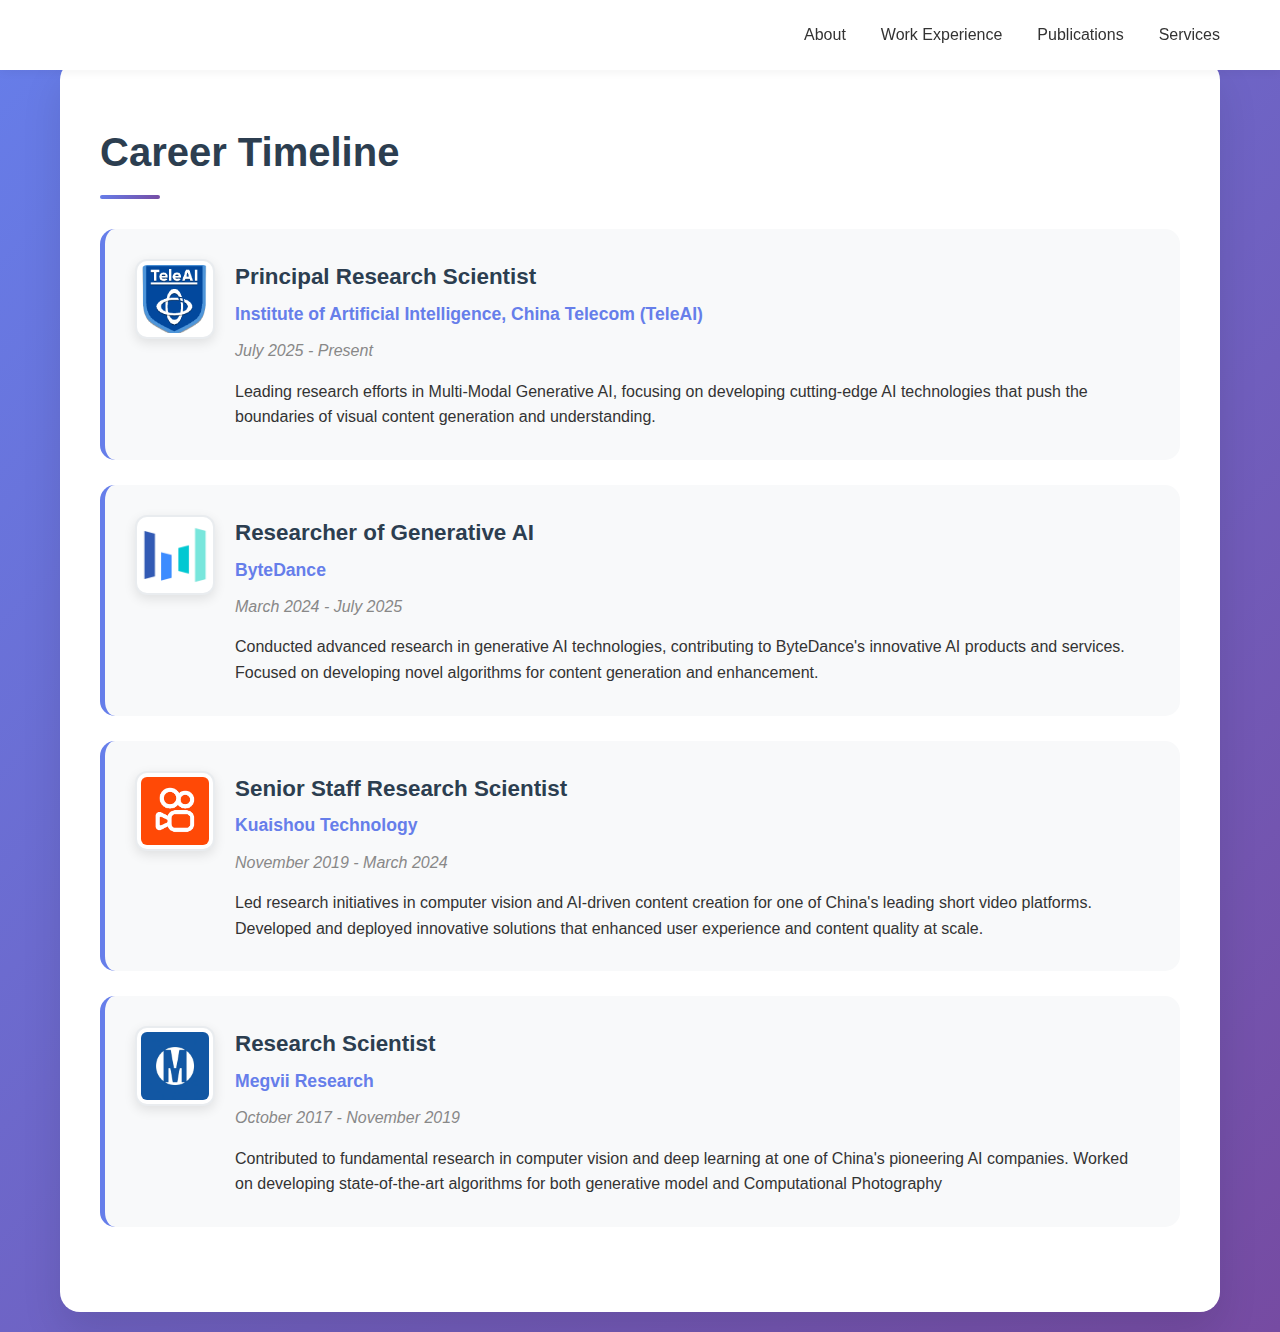
<file: experience.html>
<!DOCTYPE html>
<html lang="en">

<head>
	<meta charset="UTF-8" />
	<meta name="viewport" content="width=device-width, initial-scale=1.0" />
	<title>Haibin Huang</title>
	<style>
		* {
			margin: 0;
			padding: 0;
			box-sizing: border-box;
		}

		body {
			font-family: -apple-system, BlinkMacSystemFont, 'Segoe UI', Roboto, Oxygen, Ubuntu, Cantarell, sans-serif;
			line-height: 1.6;
			color: #333;
			background: linear-gradient(135deg, #667eea 0%, #764ba2 100%);
			min-height: 100vh;
		}

		.container {
			max-width: 1200px;
			margin: 0 auto;
			padding: 20px;
		}

		.header {
			text-align: center;
			padding: 60px 0;
			color: white;
		}

		.header h1 {
			font-size: 3.5rem;
			margin-bottom: 10px;
			font-weight: 700;
			text-shadow: 2px 2px 4px rgba(0, 0, 0, 0.3);
		}

		.header p {
			font-size: 1.3rem;
			opacity: .9;
			font-weight: 300;
		}

		.content {
			background: white;
			border-radius: 20px;
			box-shadow: 0 20px 40px rgba(0, 0, 0, 0.1);
			overflow: hidden;
			margin-top: -30px;
			position: relative;
			z-index: 1;
		}

		.section {
			padding: 60px 40px;
			border-bottom: 1px solid #f0f0f0;
		}

		.section:last-child {
			border-bottom: none;
		}

		.section h2 {
			font-size: 2.5rem;
			margin-bottom: 30px;
			color: #2c3e50;
			position: relative;
			padding-bottom: 15px;
		}

		.section h2:after {
			content: '';
			position: absolute;
			bottom: 0;
			left: 0;
			width: 60px;
			height: 4px;
			background: linear-gradient(135deg, #667eea, #764ba2);
			border-radius: 2px;
		}

		.intro-section {
			display: grid;
			grid-template-columns: 1fr 2fr;
			gap: 40px;
			align-items: center;
		}

		.profile-image {
			text-align: center;
		}

		.profile-image img {
			width: 250px;
			height: 250px;
			border-radius: 50%;
			object-fit: cover;
			border: 6px solid #fff;
			box-shadow: 0 10px 30px rgba(0, 0, 0, 0.2);
			transition: transform .3s ease;
		}

		.profile-image img:hover {
			transform: scale(1.05);
		}

		/* NEW: Contact links below selfie */
		.profile-contact {
			margin-top: 16px;
			display: flex;
			gap: 12px;
			justify-content: center;
			flex-wrap: wrap;
		}

		.profile-contact a {
			font-size: .95rem;
			color: #2c3e50;
			text-decoration: none;
			padding: 8px 14px;
			border: 1px solid #e9ecef;
			border-radius: 20px;
			background: #fff;
			transition: all .2s ease;
		}

		.profile-contact a:hover {
			border-color: #667eea;
			box-shadow: 0 4px 10px rgba(102, 126, 234, 0.15);
			transform: translateY(-1px);
		}

		.intro-text {
			font-size: 1.1rem;
			line-height: 1.8;
			color: #555;
		}

		.intro-text h3 {
			font-size: 1.5rem;
			color: #2c3e50;
			margin-bottom: 15px;
		}

		.experience-item {
			background: #f8f9fa;
			padding: 30px;
			margin-bottom: 25px;
			border-radius: 15px;
			border-left: 5px solid #667eea;
			transition: transform .2s ease, box-shadow .2s ease;
			display: grid;
			grid-template-columns: 80px 1fr;
			gap: 20px;
			align-items: start;
		}

		.experience-item:hover {
			transform: translateY(-2px);
			box-shadow: 0 8px 25px rgba(0, 0, 0, 0.1);
		}

		.company-logo {
			width: 80px;
			height: 80px;
			border-radius: 12px;
			object-fit: contain;
			background: white;
			padding: 4px;
			box-shadow: 0 4px 12px rgba(0, 0, 0, 0.1);
			border: 2px solid #e9ecef;
		}

		.experience-content h3 {
			font-size: 1.4rem;
			color: #2c3e50;
			margin-bottom: 5px;
		}

		.experience-content .company {
			color: #667eea;
			font-weight: 600;
			font-size: 1.1rem;
			margin-bottom: 10px;
		}

		.experience-content .period {
			color: #888;
			font-style: italic;
			margin-bottom: 15px;
		}

		.experience-item ul {
			list-style: none;
			padding-left: 0;
		}

		.experience-item li {
			padding: 5px 0;
			padding-left: 20px;
			position: relative;
		}

		.experience-item li:before {
			content: '→';
			position: absolute;
			left: 0;
			color: #667eea;
			font-weight: bold;
		}

		/* Publications: content left, figure right; figure fully visible (no cropping) */
		.publication {
			background: #fff;
			padding: 25px;
			margin-bottom: 20px;
			border-radius: 12px;
			border: 1px solid #e9ecef;
			transition: all .3s ease;
			display: grid;
			grid-template-columns: 1fr minmax(140px, 240px);
			gap: 20px;
			align-items: start;
		}

		.publication:hover {
			border-color: #667eea;
			box-shadow: 0 5px 15px rgba(102, 126, 234, 0.1);
		}

		.publication-content {
			min-width: 0;
		}

		.publication-figure {
			width: 100%;
			height: auto;
			max-height: 180px;
			object-fit: contain;
			/* no cropping */
			border-radius: 8px;
			border: 1px solid #e9ecef;
			background: #fff;
			padding: 4px;
			display: block;
		}

		.publication-title {
			font-size: 1.2rem;
			color: #2c3e50;
			margin-bottom: 8px;
			font-weight: 600;
		}

		.publication-authors {
			color: #666;
			margin-bottom: 5px;
		}

		.publication-venue {
			color: #667eea;
			font-weight: 500;
			font-style: italic;
		}

		.service-category {
			margin-bottom: 40px;
		}

		.service-category h3 {
			font-size: 1.4rem;
			color: #2c3e50;
			margin-bottom: 20px;
			padding-bottom: 10px;
			border-bottom: 2px solid #f0f0f0;
		}

		.service-list {
			display: grid;
			grid-template-columns: repeat(auto-fit, minmax(300px, 1fr));
			gap: 15px;
		}

		.service-item {
			background: #f8f9fa;
			padding: 20px;
			border-radius: 10px;
			border-left: 4px solid #764ba2;
		}

		.service-item strong {
			color: #2c3e50;
		}

		.contact-info {
			background: linear-gradient(135deg, #667eea, #764ba2);
			color: white;
			padding: 40px;
			text-align: center;
			margin: 40px -40px -60px -40px;
			border-radius: 0 0 20px 20px;
		}

		.contact-info h3 {
			margin-bottom: 20px;
			font-size: 1.8rem;
		}

		.contact-links {
			display: flex;
			justify-content: center;
			gap: 30px;
			flex-wrap: wrap;
		}

		.contact-links a {
			color: white;
			text-decoration: none;
			padding: 10px 20px;
			border: 2px solid rgba(255, 255, 255, 0.3);
			border-radius: 25px;
			transition: all .3s ease;
		}

		.contact-links a:hover {
			background: rgba(255, 255, 255, 0.2);
			border-color: white;
			transform: translateY(-2px);
		}

		@media (max-width: 768px) {
			.container {
				padding: 10px;
			}

			.header h1 {
				font-size: 2.5rem;
			}

			.section {
				padding: 40px 20px;
			}

			.intro-section {
				grid-template-columns: 1fr;
				text-align: center;
			}

			.profile-image img {
				width: 200px;
				height: 200px;
			}

			.profile-contact {
				gap: 10px;
			}

			.experience-item {
				grid-template-columns: 1fr;
				text-align: center;
				gap: 15px;
			}

			.company-logo {
				width: 60px;
				height: 60px;
				margin: 0 auto;
			}

			.publication {
				grid-template-columns: 1fr;
				gap: 15px;
			}

			.publication-figure {
				max-width: 220px;
				max-height: 160px;
				margin: 0 auto;
				object-fit: contain;
				border-radius: 8px;
				background: white;
				padding: 4px;
				border: 1px solid #e9ecef;
				box-shadow: 0 2px 6px rgba(0, 0, 0, 0.1);
			}

			.contact-links {
				flex-direction: column;
				align-items: center;
			}

			.contact-info {
				margin: 40px -20px -40px -20px;
			}
		}

		/* Navigation */
		.nav-wrapper {
			background: white;
			box-shadow: 0 2px 10px rgba(0, 0, 0, 0.05);
			position: sticky;
			top: 0;
			z-index: 1000;
		}

		nav {
			max-width: 1200px;
			margin: 0 auto;
			padding: 0 20px;
			display: flex;
			justify-content: space-between;
			align-items: center;
			height: 70px;
		}

		.nav-brand {
			font-size: 1.5rem;
			font-weight: 700;
			background: var(--primary-gradient);
			-webkit-background-clip: text;
			-webkit-text-fill-color: transparent;
			background-clip: text;
			text-decoration: none;
		}

		.nav-links {
			display: flex;
			gap: 35px;
			list-style: none;
		}

		.nav-links a {
			color: var(--text-primary);
			text-decoration: none;
			font-weight: 500;
			position: relative;
			transition: color 0.3s ease;
			padding: 5px 0;
		}

		.nav-links a:hover {
			color: var(--accent-color);
		}

		.nav-links a.active {
			color: var(--accent-color);
		}

		.nav-links a.active::after,
		.nav-links a:hover::after {
			content: '';
			position: absolute;
			bottom: -2px;
			left: 0;
			right: 0;
			height: 2px;
			background: var(--accent-color);
			animation: slideIn 0.3s ease;
		}

		@keyframes slideIn {
			from {
				transform: scaleX(0);
			}

			to {
				transform: scaleX(1);
			}
		}

		/* Top Navigation */
		.topnav {
			position: sticky;
			top: 0;
			z-index: 1000;
			backdrop-filter: saturate(180%) blur(10px);
			background: rgba(255, 255, 255, 0.8);
			border-bottom: 1px solid rgba(0, 0, 0, 0.06);
		}

		.topnav-inner {
			display: flex;
			align-items: center;
			justify-content: space-between;
			padding: 12px 20px;
		}

		.topnav .brand {
			font-weight: 700;
			text-decoration: none;
			color: #2c3e50;
			font-size: 1.1rem;
			letter-spacing: .2px;
		}

		.topnav ul {
			display: flex;
			gap: 16px;
			list-style: none;
			margin: 0;
			padding: 0;
		}

		.topnav a {
			text-decoration: none;
			color: #2c3e50;
			padding: 8px 12px;
			border-radius: 10px;
			transition: all .2s ease;
			border: 1px solid transparent;
		}

		.topnav a:hover {
			border-color: #667eea;
			box-shadow: 0 2px 8px rgba(102, 126, 234, .18);
			transform: translateY(-1px);
		}

		@media (max-width: 768px) {
			.topnav-inner {
				padding: 10px;
			}

			.topnav ul {
				gap: 8px;
			}

			.topnav a {
				padding: 6px 10px;
			}
		}
	</style>
</head>

<body>

	<!-- Navigation -->
	<div class="nav-wrapper">
		<nav>
			<a href="index.html" class="nav-brand"></a>
			<ul class="nav-links" id="navLinks">
				<li><a href="index.html">About</a></li>
				<li><a href="experience.html">Work Experience</a></li>
				<li><a href="publications.html">Publications</a></li>
				<li><a href="services.html" class="active"> Services</a></li>
			</ul>
		</nav>
	</div>

	<div class="container">
		<main class="content">
			<section class="section">
				<h2>Career Timeline</h2>

				<div class="timeline">
					<div class="experience-item">
						<img src="./images/teleai.png" alt="TeleAI Logo" class="company-logo" />
						<div class="experience-content">
							<h3>Principal Research Scientist</h3>
							<div class="company">Institute of Artificial Intelligence, China Telecom (TeleAI)</div>
							<div class="period">July 2025 - Present</div>
							<div class="description">
								Leading research efforts in Multi-Modal Generative AI, focusing on developing
								cutting-edge AI technologies
								that push the boundaries of visual content generation and understanding.
							</div>
							<!-- <div class="skills-tags">
								<span class="skill-tag">Multi-Modal AI</span>
								<span class="skill-tag">Generative Models</span>
								<span class="skill-tag">Research Leadership</span>
							</div> -->
						</div>
					</div>

					<div class="experience-item">
						<img src="./images/bytedance-logo.png" alt="ByteDance Logo" class="company-logo" />
						<div class="experience-content">
							<h3>Researcher of Generative AI</h3>
							<div class="company">ByteDance</div>
							<div class="period">March 2024 - July 2025</div>
							<div class="description">
								Conducted advanced research in generative AI technologies, contributing to ByteDance's
								innovative
								AI products and services. Focused on developing novel algorithms for content generation
								and enhancement.
							</div>
							<!-- <div class="skills-tags">
								<span class="skill-tag">Generative AI</span>
								<span class="skill-tag">Deep Learning</span>
								<span class="skill-tag">Content Generation</span>
							</div> -->
						</div>
					</div>

					<div class="experience-item">
						<img src="./images/kwai_logo.png" alt="Kuaishou Logo" class="company-logo" />
						<div class="experience-content">
							<h3>Senior Staff Research Scientist</h3>
							<div class="company">Kuaishou Technology</div>
							<div class="period">November 2019 - March 2024</div>
							<div class="description">
								Led research initiatives in computer vision and AI-driven content creation for one of
								China's leading
								short video platforms. Developed and deployed innovative solutions that enhanced user
								experience and
								content quality at scale.
							</div>
							<!-- <div class="skills-tags">
								<span class="skill-tag">Computer Vision</span>
								<span class="skill-tag">Video Processing</span>
								<span class="skill-tag">AI Systems</span>
								<span class="skill-tag">Team Leadership</span>
							</div> -->
						</div>
					</div>

					<div class="experience-item">
						<img src="./images/megvii_research.png" alt="Megvii Logo" class="company-logo" />
						<div class="experience-content">
							<h3>Research Scientist</h3>
							<div class="company">Megvii Research</div>
							<div class="period">October 2017 - November 2019</div>
							<div class="description">
								Contributed to fundamental research in computer vision and deep learning at one of
								China's pioneering
								AI companies. Worked on developing state-of-the-art algorithms for both generative model
								and Computational Photography
							</div>
							<!-- <div class="skills-tags">
								<span class="skill-tag">Computer Vision</span>
								<span class="skill-tag">Deep Learning</span>
								<span class="skill-tag">3D Vision</span>
								<span class="skill-tag">Research</span>
							</div> -->
						</div>
					</div>
				</div>
			</section>
		</main>
	</div>
</body>

</html>
</file>
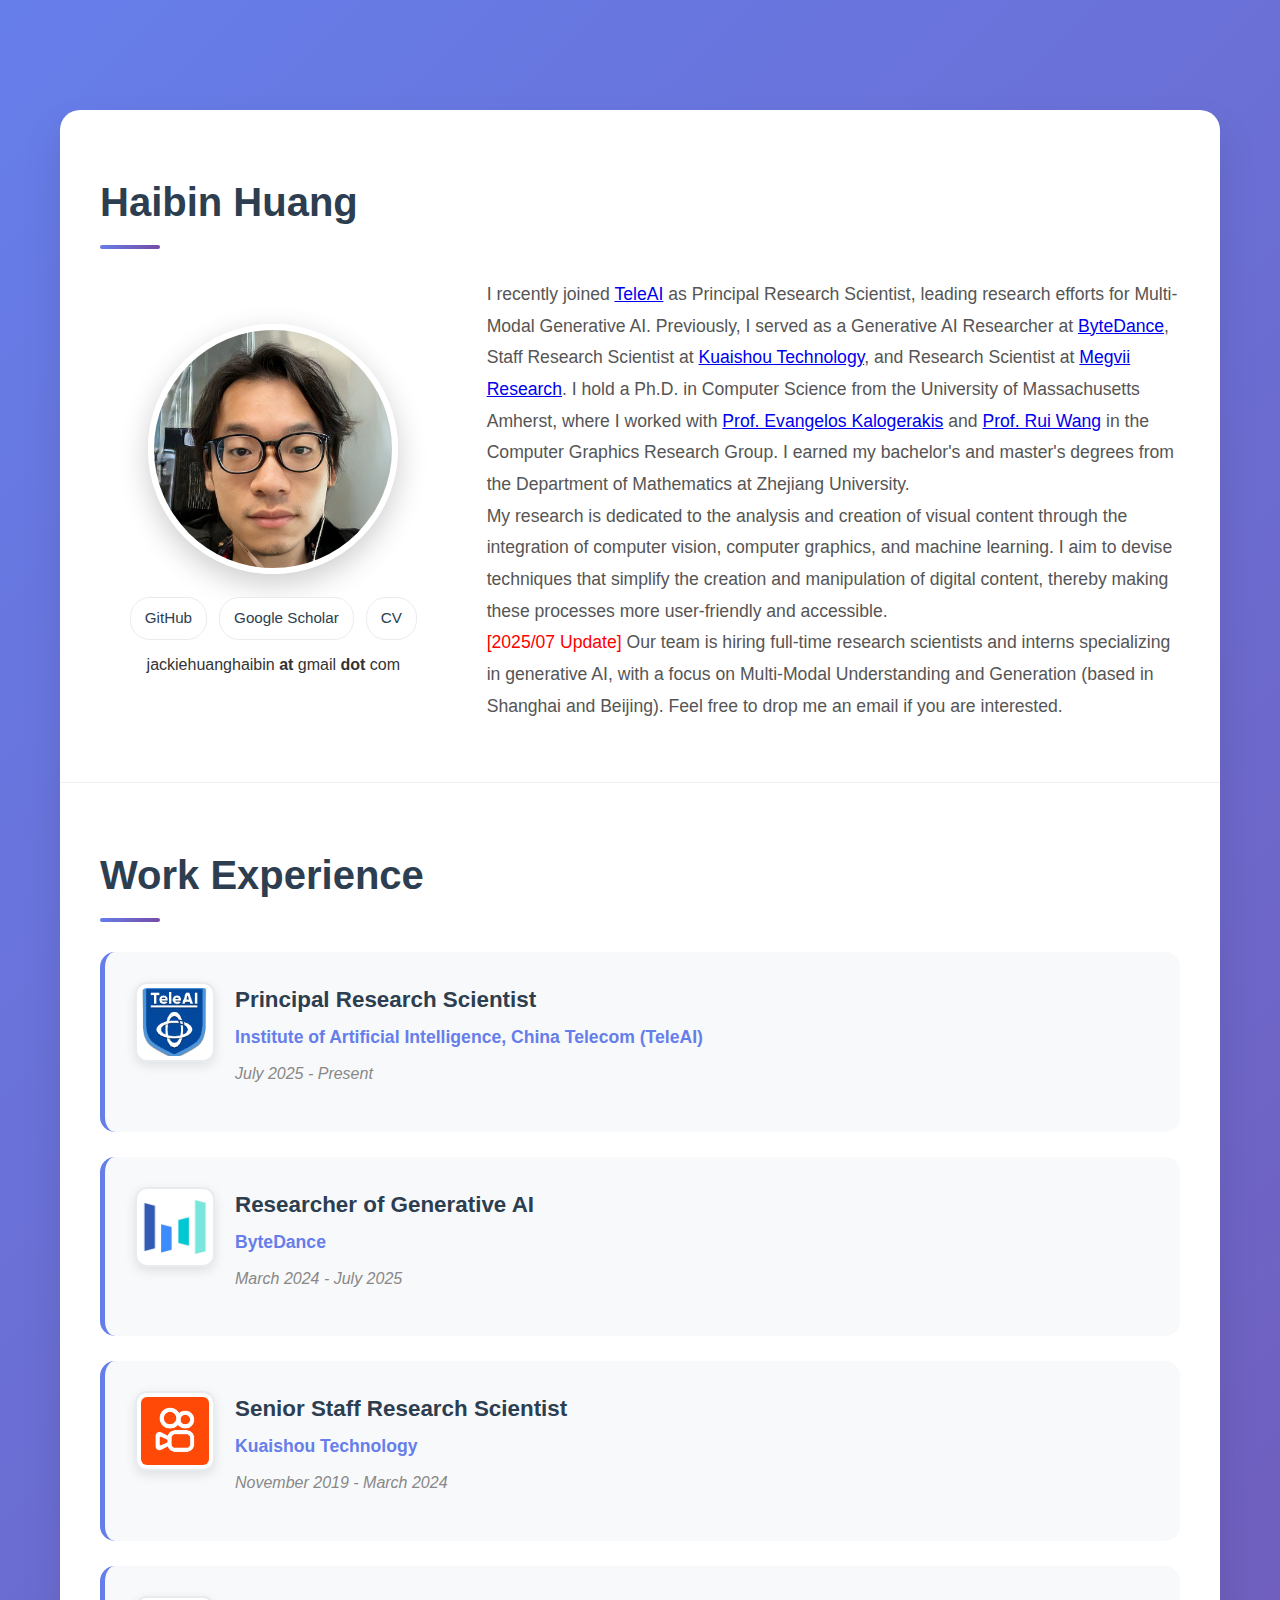
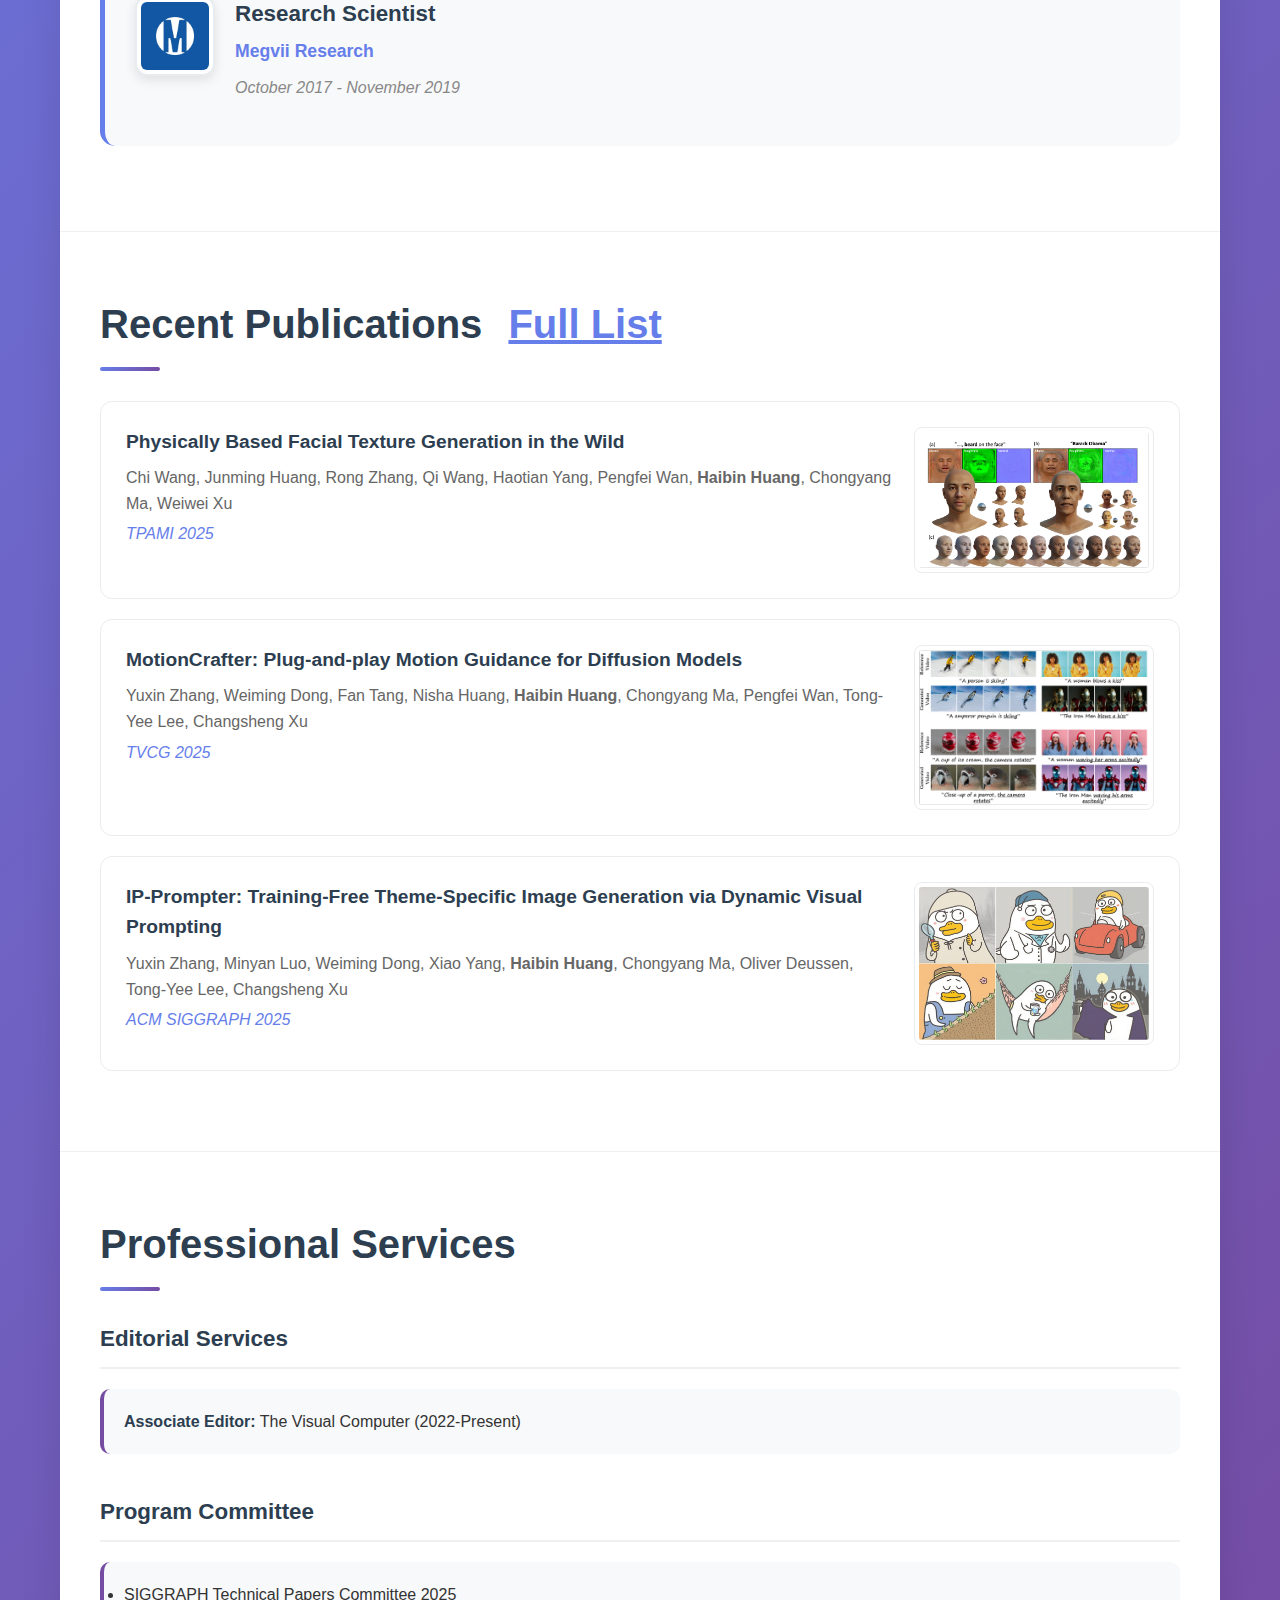
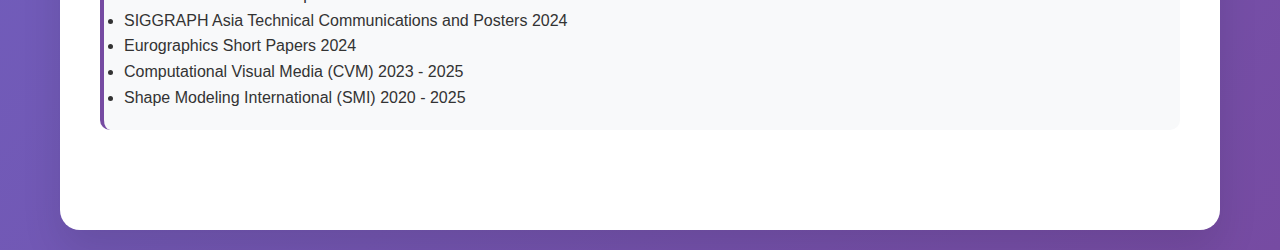
<file: index_back.html>
<!DOCTYPE html>
<html lang="en">

<head>
	<meta charset="UTF-8" />
	<meta name="viewport" content="width=device-width, initial-scale=1.0" />
	<title>Haibin Huang</title>
	<style>
		* {
			margin: 0;
			padding: 0;
			box-sizing: border-box;
		}

		body {
			font-family: -apple-system, BlinkMacSystemFont, 'Segoe UI', Roboto, Oxygen, Ubuntu, Cantarell, sans-serif;
			line-height: 1.6;
			color: #333;
			background: linear-gradient(135deg, #667eea 0%, #764ba2 100%);
			min-height: 100vh;
		}

		.container {
			max-width: 1200px;
			margin: 0 auto;
			padding: 20px;
		}

		.header {
			text-align: center;
			padding: 60px 0;
			color: white;
		}

		.header h1 {
			font-size: 3.5rem;
			margin-bottom: 10px;
			font-weight: 700;
			text-shadow: 2px 2px 4px rgba(0, 0, 0, 0.3);
		}

		.header p {
			font-size: 1.3rem;
			opacity: .9;
			font-weight: 300;
		}

		.content {
			background: white;
			border-radius: 20px;
			box-shadow: 0 20px 40px rgba(0, 0, 0, 0.1);
			overflow: hidden;
			margin-top: -30px;
			position: relative;
			z-index: 1;
		}

		.section {
			padding: 60px 40px;
			border-bottom: 1px solid #f0f0f0;
		}

		.section:last-child {
			border-bottom: none;
		}

		.section h2 {
			font-size: 2.5rem;
			margin-bottom: 30px;
			color: #2c3e50;
			position: relative;
			padding-bottom: 15px;
		}

		.section h2:after {
			content: '';
			position: absolute;
			bottom: 0;
			left: 0;
			width: 60px;
			height: 4px;
			background: linear-gradient(135deg, #667eea, #764ba2);
			border-radius: 2px;
		}

		.intro-section {
			display: grid;
			grid-template-columns: 1fr 2fr;
			gap: 40px;
			align-items: center;
		}

		.profile-image {
			text-align: center;
		}

		.profile-image img {
			width: 250px;
			height: 250px;
			border-radius: 50%;
			object-fit: cover;
			border: 6px solid #fff;
			box-shadow: 0 10px 30px rgba(0, 0, 0, 0.2);
			transition: transform .3s ease;
		}

		.profile-image img:hover {
			transform: scale(1.05);
		}

		/* NEW: Contact links below selfie */
		.profile-contact {
			margin-top: 16px;
			display: flex;
			gap: 12px;
			justify-content: center;
			flex-wrap: wrap;
		}

		.profile-contact a {
			font-size: .95rem;
			color: #2c3e50;
			text-decoration: none;
			padding: 8px 14px;
			border: 1px solid #e9ecef;
			border-radius: 20px;
			background: #fff;
			transition: all .2s ease;
		}

		.profile-contact a:hover {
			border-color: #667eea;
			box-shadow: 0 4px 10px rgba(102, 126, 234, 0.15);
			transform: translateY(-1px);
		}

		.intro-text {
			font-size: 1.1rem;
			line-height: 1.8;
			color: #555;
		}

		.intro-text h3 {
			font-size: 1.5rem;
			color: #2c3e50;
			margin-bottom: 15px;
		}

		.experience-item {
			background: #f8f9fa;
			padding: 30px;
			margin-bottom: 25px;
			border-radius: 15px;
			border-left: 5px solid #667eea;
			transition: transform .2s ease, box-shadow .2s ease;
			display: grid;
			grid-template-columns: 80px 1fr;
			gap: 20px;
			align-items: start;
		}

		.experience-item:hover {
			transform: translateY(-2px);
			box-shadow: 0 8px 25px rgba(0, 0, 0, 0.1);
		}

		.company-logo {
			width: 80px;
			height: 80px;
			border-radius: 12px;
			object-fit: contain;
			background: white;
			padding: 4px;
			box-shadow: 0 4px 12px rgba(0, 0, 0, 0.1);
			border: 2px solid #e9ecef;
		}

		.experience-content h3 {
			font-size: 1.4rem;
			color: #2c3e50;
			margin-bottom: 5px;
		}

		.experience-content .company {
			color: #667eea;
			font-weight: 600;
			font-size: 1.1rem;
			margin-bottom: 10px;
		}

		.experience-content .period {
			color: #888;
			font-style: italic;
			margin-bottom: 15px;
		}

		.experience-item ul {
			list-style: none;
			padding-left: 0;
		}

		.experience-item li {
			padding: 5px 0;
			padding-left: 20px;
			position: relative;
		}

		.experience-item li:before {
			content: '→';
			position: absolute;
			left: 0;
			color: #667eea;
			font-weight: bold;
		}

		/* Publications: content left, figure right; figure fully visible (no cropping) */
		.publication {
			background: #fff;
			padding: 25px;
			margin-bottom: 20px;
			border-radius: 12px;
			border: 1px solid #e9ecef;
			transition: all .3s ease;
			display: grid;
			grid-template-columns: 1fr minmax(140px, 240px);
			gap: 20px;
			align-items: start;
		}

		.publication:hover {
			border-color: #667eea;
			box-shadow: 0 5px 15px rgba(102, 126, 234, 0.1);
		}

		.publication-content {
			min-width: 0;
		}

		.publication-figure {
			width: 100%;
			height: auto;
			max-height: 180px;
			object-fit: contain;
			/* no cropping */
			border-radius: 8px;
			border: 1px solid #e9ecef;
			background: #fff;
			padding: 4px;
			display: block;
		}

		.publication-title {
			font-size: 1.2rem;
			color: #2c3e50;
			margin-bottom: 8px;
			font-weight: 600;
		}

		.publication-authors {
			color: #666;
			margin-bottom: 5px;
		}

		.publication-venue {
			color: #667eea;
			font-weight: 500;
			font-style: italic;
		}

		.service-category {
			margin-bottom: 40px;
		}

		.service-category h3 {
			font-size: 1.4rem;
			color: #2c3e50;
			margin-bottom: 20px;
			padding-bottom: 10px;
			border-bottom: 2px solid #f0f0f0;
		}

		.service-list {
			display: grid;
			grid-template-columns: repeat(auto-fit, minmax(300px, 1fr));
			gap: 15px;
		}

		.service-item {
			background: #f8f9fa;
			padding: 20px;
			border-radius: 10px;
			border-left: 4px solid #764ba2;
		}

		.service-item strong {
			color: #2c3e50;
		}

		.contact-info {
			background: linear-gradient(135deg, #667eea, #764ba2);
			color: white;
			padding: 40px;
			text-align: center;
			margin: 40px -40px -60px -40px;
			border-radius: 0 0 20px 20px;
		}

		.contact-info h3 {
			margin-bottom: 20px;
			font-size: 1.8rem;
		}

		.contact-links {
			display: flex;
			justify-content: center;
			gap: 30px;
			flex-wrap: wrap;
		}

		.contact-links a {
			color: white;
			text-decoration: none;
			padding: 10px 20px;
			border: 2px solid rgba(255, 255, 255, 0.3);
			border-radius: 25px;
			transition: all .3s ease;
		}

		.contact-links a:hover {
			background: rgba(255, 255, 255, 0.2);
			border-color: white;
			transform: translateY(-2px);
		}

		@media (max-width: 768px) {
			.container {
				padding: 10px;
			}

			.header h1 {
				font-size: 2.5rem;
			}

			.section {
				padding: 40px 20px;
			}

			.intro-section {
				grid-template-columns: 1fr;
				text-align: center;
			}

			.profile-image img {
				width: 200px;
				height: 200px;
			}

			.profile-contact {
				gap: 10px;
			}

			.experience-item {
				grid-template-columns: 1fr;
				text-align: center;
				gap: 15px;
			}

			.company-logo {
				width: 60px;
				height: 60px;
				margin: 0 auto;
			}

			.publication {
				grid-template-columns: 1fr;
				gap: 15px;
			}

			.publication-figure {
				max-width: 220px;
				max-height: 160px;
				margin: 0 auto;
				object-fit: contain;
				border-radius: 8px;
				background: white;
				padding: 4px;
				border: 1px solid #e9ecef;
				box-shadow: 0 2px 6px rgba(0, 0, 0, 0.1);
			}

			.contact-links {
				flex-direction: column;
				align-items: center;
			}

			.contact-info {
				margin: 40px -20px -40px -20px;
			}
		}
	</style>
</head>

<body>
	<div class="container">
		<header class="header">
			<!-- Optional page header if you want a hero title -->
			<!-- <h1>Haibin Huang</h1>
      <p>Multi-Modal Generative AI • Computer Vision • Computer Graphics</p> -->
		</header>

		<main class="content">
			<!-- Personal Introduction Section -->
			<section id="about" class="section">
				<h2>Haibin Huang</h2>
				<div class="intro-section">
					<div class="profile-image">
						<img src="./images/me_kwai.png" alt="Haibin Huang" />
						<!-- NEW: Contact links under selfie -->
						<div class="profile-contact" aria-label="Profile contact links">
							<a href="https://github.com/brotherhuang" target="_blank" rel="noopener">GitHub</a>
							<a href="https://scholar.google.com/citations?user=YDl1M80AAAAJ&hl=en">Google Scholar</a>
							<a href="./files/resume_2025.pdf" target="_blank" rel="noopener">CV</a>
							<p>jackiehuanghaibin <b> at </b> gmail <b> dot</b> com </p>
						</div>
					</div>
					<div class="intro-text">
						<p>
							I recently joined
							<a title="https://github.com/Tele-AI" href="https://github.com/Tele-AI"
								class="style">TeleAI</a>
							as Principal Research Scientist, leading research efforts for Multi-Modal Generative AI.
							Previously,
							I served as a Generative AI Researcher at
							<a title="https://www.bytedance.com/en" href="https://www.bytedance.com/en"
								class="style">ByteDance</a>,
							Staff Research Scientist at
							<a title="https://www.kuaishou.com/en" href="https://www.kuaishou.com/en"
								class="style">Kuaishou Technology</a>,
							and Research Scientist at
							<a title="https://en.megvii.com/megvii_research"
								href="https://en.megvii.com/megvii_research" class="style">Megvii Research</a>.
							I hold a Ph.D. in Computer Science from the University of Massachusetts Amherst, where I
							worked with
							<a title="http://people.cs.umass.edu/~kalo/" href="http://people.cs.umass.edu/~kalo/">Prof.
								Evangelos Kalogerakis</a>
							and <a title="http://people.cs.umass.edu/~ruiwang/"
								href="http://people.cs.umass.edu/~ruiwang/">Prof. Rui Wang</a>
							in the Computer Graphics Research Group. I earned my bachelor's and master's degrees from
							the Department of
							Mathematics at Zhejiang University.
						</p>
						<p>
							My research is dedicated to the analysis and creation of visual content through the
							integration of computer
							vision, computer graphics, and machine learning. I aim to devise techniques that simplify
							the creation and
							manipulation of digital content, thereby making these processes more user-friendly and
							accessible.
						</p>
						<p>
							<font color="#FF0000">[2025/07 Update]</font>
							Our team is hiring full-time research scientists and interns specializing in generative AI,
							with a focus on
							Multi-Modal Understanding and Generation (based in Shanghai and Beijing). Feel free
							to drop me an email if you are interested.
						</p>
					</div>
				</div>
			</section>
			<!-- Work Experience Section -->
			<section id="experience" class="section">
				<h2>Work Experience</h2>

				<div class="experience-item">
					<img src="./images/teleai.png" alt="TeleAI Logo" class="company-logo" />
					<div class="experience-content">
						<h3>Principal Research Scientist</h3>
						<div class="company">Institute of Artificial Intelligence, China Telecom (TeleAI)</div>
						<div class="period">July 2025 - Present</div>
					</div>
				</div>

				<div class="experience-item">
					<img src="./images/bytedance-logo.png" alt="ByteDance Logo" class="company-logo" />
					<div class="experience-content">
						<h3>Researcher of Generative AI</h3>
						<div class="company">ByteDance</div>
						<div class="period">March 2024 - July 2025</div>
					</div>
				</div>

				<div class="experience-item">
					<img src="./images/kwai_logo.png" alt="Kuaishou Logo" class="company-logo" />
					<div class="experience-content">
						<h3>Senior Staff Research Scientist</h3>
						<div class="company">Kuaishou Technology</div>
						<div class="period">November 2019 - March 2024</div>
					</div>
				</div>

				<div class="experience-item">
					<img src="./images/megvii_research.png" alt="Megvii Logo" class="company-logo" />
					<div class="experience-content">
						<h3>Research Scientist</h3>
						<div class="company">Megvii Research</div>
						<div class="period">October 2017 - November 2019</div>
					</div>
				</div>
			</section>

			<!-- Publications Section -->
			<section id="publications" class="section">
				<h2>
					Recent Publications
					<a href="publications.html" style="margin-left: 15px; text-decoration: underline; color: #667eea;">
						Full List
					</a>
				</h2>

				<!-- SIGGRAPH Asia 2025 -->
				<!-- <div class="publication">
					<div class="publication-content">
						<div class="publication-title">Hierarchical Neural Semantic Representation for 3D Semantic
							Correspondence</div>
						<div class="publication-authors">Keyu Du, Jingyu Hu, Haipeng Li, Hao Xu, <strong>Haibin
								Huang</strong>, Chi-Wing Fu, Shuaicheng Liu</div>
						<div class="publication-venue">ACM SIGGRAPH Asia 2025</div>
					</div>
					<img src="./publications/3d_corres/3d_corres.jpg" alt="3D Correspondence Figure"
						class="publication-figure" />
				</div> -->

				<!-- TPAMI 2025 -->
				<div class="publication">
					<div class="publication-content">
						<div class="publication-title">Physically Based Facial Texture Generation in the Wild</div>
						<div class="publication-authors">Chi Wang, Junming Huang, Rong Zhang, Qi Wang, Haotian Yang,
							Pengfei Wan, <strong>Haibin Huang</strong>, Chongyang Ma, Weiwei Xu</div>
						<div class="publication-venue">TPAMI 2025</div>
					</div>
					<img src="./publications/pftg/pftg.png" alt="PFTG Figure" class="publication-figure" />
				</div>

				<!-- TVCG 2025 -->
				<div class="publication">
					<div class="publication-content">
						<div class="publication-title">MotionCrafter: Plug-and-play Motion Guidance for Diffusion Models
						</div>
						<div class="publication-authors">Yuxin Zhang, Weiming Dong, Fan Tang, Nisha Huang,
							<strong>Haibin Huang</strong>, Chongyang Ma, Pengfei Wan, Tong-Yee Lee, Changsheng Xu
						</div>
						<div class="publication-venue">TVCG 2025</div>
					</div>
					<img src="./publications/motion_craft/motion_craft.png" alt="MotionCrafter Figure"
						class="publication-figure" />
				</div>

				<!-- SIGGRAPH 2025 -->
				<div class="publication">
					<div class="publication-content">
						<div class="publication-title">IP-Prompter: Training-Free Theme-Specific Image Generation via
							Dynamic Visual Prompting</div>
						<div class="publication-authors">Yuxin Zhang, Minyan Luo, Weiming Dong, Xiao Yang,
							<strong>Haibin Huang</strong>, Chongyang Ma, Oliver Deussen, Tong-Yee Lee, Changsheng Xu
						</div>
						<div class="publication-venue">ACM SIGGRAPH 2025</div>
					</div>
					<img src="./publications/ip_prompter/ip.jpg" alt="IP-Prompter Figure" class="publication-figure" />
				</div>
			</section>

			<!-- Professional Services Section -->
			<section id="services" class="section">
				<h2>Professional Services</h2>

				<div class="service-category">
					<h3>Editorial Services</h3>
					<div class="service-list">
						<div class="service-item">
							<strong>Associate Editor:</strong> The Visual Computer (2022-Present)
						</div>
					</div>
				</div>

				<div class="service-category">
					<h3>Program Committee</h3>
					<div class="service-list">
						<div class="service-item">
							<li>SIGGRAPH Technical Papers Committee 2025</li>
							<li>SIGGRAPH Asia Technical Communications and Posters 2024</li>
							<li> Eurographics Short Papers 2024</li>
							<li>Computational Visual Media (CVM) 2023 - 2025</li>
							<li>Shape Modeling International (SMI) 2020 - 2025</li>
						</div>
					</div>
				</div>

				<!-- <div class="service-category">
					<h3>Reviewer</h3>
					<div class="service-list">
						<div class="service-item">
							<li>TOG</li>
							<li>TPAMI</li>
							<li>SIGGRAPH </li>
							<li>SIGGRAPH ASIA </li>
							<li>UIST</li>
							<li>NeurIPS</li>
							<li>CVPR</li>
							<li>ICCV</li>
							<li>ECCV</li>
							<li>Eurographics </li>
							<li>Pacific Graphics</li>
							<li>CGF</li>
							<li>AAAI</li>
							<li>UAI</li>
						</div>
					</div> -->
			</section>
		</main>
	</div>
</body>

</html>
</file>
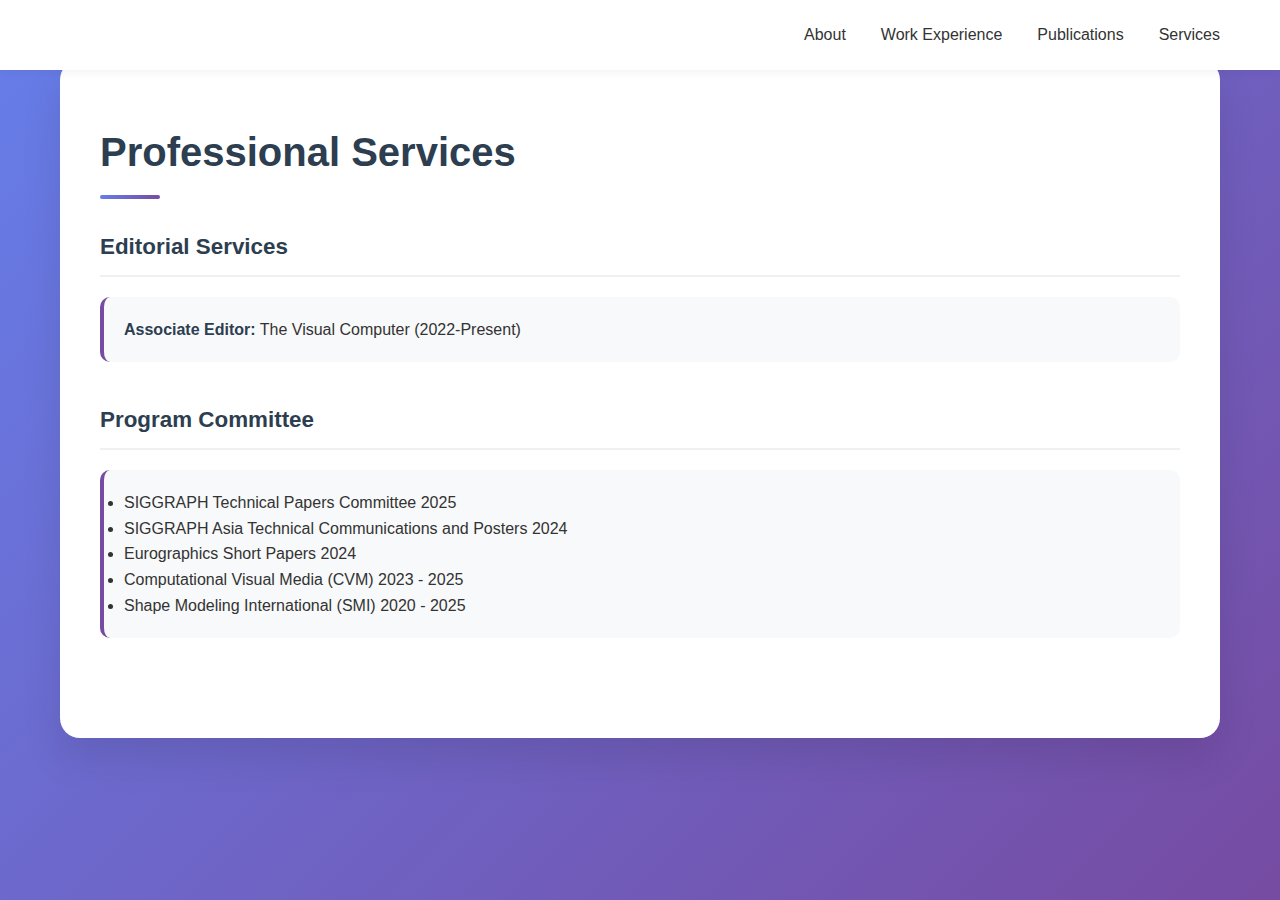
<file: services.html>
<!DOCTYPE html>
<html lang="en">

<head>
	<meta charset="UTF-8" />
	<meta name="viewport" content="width=device-width, initial-scale=1.0" />
	<title>Haibin Huang</title>
	<style>
		* {
			margin: 0;
			padding: 0;
			box-sizing: border-box;
		}

		body {
			font-family: -apple-system, BlinkMacSystemFont, 'Segoe UI', Roboto, Oxygen, Ubuntu, Cantarell, sans-serif;
			line-height: 1.6;
			color: #333;
			background: linear-gradient(135deg, #667eea 0%, #764ba2 100%);
			min-height: 100vh;
		}

		.container {
			max-width: 1200px;
			margin: 0 auto;
			padding: 20px;
		}

		.header {
			text-align: center;
			padding: 60px 0;
			color: white;
		}

		.header h1 {
			font-size: 3.5rem;
			margin-bottom: 10px;
			font-weight: 700;
			text-shadow: 2px 2px 4px rgba(0, 0, 0, 0.3);
		}

		.header p {
			font-size: 1.3rem;
			opacity: .9;
			font-weight: 300;
		}

		.content {
			background: white;
			border-radius: 20px;
			box-shadow: 0 20px 40px rgba(0, 0, 0, 0.1);
			overflow: hidden;
			margin-top: -30px;
			position: relative;
			z-index: 1;
		}

		.section {
			padding: 60px 40px;
			border-bottom: 1px solid #f0f0f0;
		}

		.section:last-child {
			border-bottom: none;
		}

		.section h2 {
			font-size: 2.5rem;
			margin-bottom: 30px;
			color: #2c3e50;
			position: relative;
			padding-bottom: 15px;
		}

		.section h2:after {
			content: '';
			position: absolute;
			bottom: 0;
			left: 0;
			width: 60px;
			height: 4px;
			background: linear-gradient(135deg, #667eea, #764ba2);
			border-radius: 2px;
		}

		.intro-section {
			display: grid;
			grid-template-columns: 1fr 2fr;
			gap: 40px;
			align-items: center;
		}

		.profile-image {
			text-align: center;
		}

		.profile-image img {
			width: 250px;
			height: 250px;
			border-radius: 50%;
			object-fit: cover;
			border: 6px solid #fff;
			box-shadow: 0 10px 30px rgba(0, 0, 0, 0.2);
			transition: transform .3s ease;
		}

		.profile-image img:hover {
			transform: scale(1.05);
		}

		/* NEW: Contact links below selfie */
		.profile-contact {
			margin-top: 16px;
			display: flex;
			gap: 12px;
			justify-content: center;
			flex-wrap: wrap;
		}

		.profile-contact a {
			font-size: .95rem;
			color: #2c3e50;
			text-decoration: none;
			padding: 8px 14px;
			border: 1px solid #e9ecef;
			border-radius: 20px;
			background: #fff;
			transition: all .2s ease;
		}

		.profile-contact a:hover {
			border-color: #667eea;
			box-shadow: 0 4px 10px rgba(102, 126, 234, 0.15);
			transform: translateY(-1px);
		}

		.intro-text {
			font-size: 1.1rem;
			line-height: 1.8;
			color: #555;
		}

		.intro-text h3 {
			font-size: 1.5rem;
			color: #2c3e50;
			margin-bottom: 15px;
		}

		.experience-item {
			background: #f8f9fa;
			padding: 30px;
			margin-bottom: 25px;
			border-radius: 15px;
			border-left: 5px solid #667eea;
			transition: transform .2s ease, box-shadow .2s ease;
			display: grid;
			grid-template-columns: 80px 1fr;
			gap: 20px;
			align-items: start;
		}

		.experience-item:hover {
			transform: translateY(-2px);
			box-shadow: 0 8px 25px rgba(0, 0, 0, 0.1);
		}

		.company-logo {
			width: 80px;
			height: 80px;
			border-radius: 12px;
			object-fit: contain;
			background: white;
			padding: 4px;
			box-shadow: 0 4px 12px rgba(0, 0, 0, 0.1);
			border: 2px solid #e9ecef;
		}

		.experience-content h3 {
			font-size: 1.4rem;
			color: #2c3e50;
			margin-bottom: 5px;
		}

		.experience-content .company {
			color: #667eea;
			font-weight: 600;
			font-size: 1.1rem;
			margin-bottom: 10px;
		}

		.experience-content .period {
			color: #888;
			font-style: italic;
			margin-bottom: 15px;
		}

		.experience-item ul {
			list-style: none;
			padding-left: 0;
		}

		.experience-item li {
			padding: 5px 0;
			padding-left: 20px;
			position: relative;
		}

		.experience-item li:before {
			content: '→';
			position: absolute;
			left: 0;
			color: #667eea;
			font-weight: bold;
		}

		/* Publications: content left, figure right; figure fully visible (no cropping) */
		.publication {
			background: #fff;
			padding: 25px;
			margin-bottom: 20px;
			border-radius: 12px;
			border: 1px solid #e9ecef;
			transition: all .3s ease;
			display: grid;
			grid-template-columns: 1fr minmax(140px, 240px);
			gap: 20px;
			align-items: start;
		}

		.publication:hover {
			border-color: #667eea;
			box-shadow: 0 5px 15px rgba(102, 126, 234, 0.1);
		}

		.publication-content {
			min-width: 0;
		}

		.publication-figure {
			width: 100%;
			height: auto;
			max-height: 180px;
			object-fit: contain;
			/* no cropping */
			border-radius: 8px;
			border: 1px solid #e9ecef;
			background: #fff;
			padding: 4px;
			display: block;
		}

		.publication-title {
			font-size: 1.2rem;
			color: #2c3e50;
			margin-bottom: 8px;
			font-weight: 600;
		}

		.publication-authors {
			color: #666;
			margin-bottom: 5px;
		}

		.publication-venue {
			color: #667eea;
			font-weight: 500;
			font-style: italic;
		}

		.service-category {
			margin-bottom: 40px;
		}

		.service-category h3 {
			font-size: 1.4rem;
			color: #2c3e50;
			margin-bottom: 20px;
			padding-bottom: 10px;
			border-bottom: 2px solid #f0f0f0;
		}

		.service-list {
			display: grid;
			grid-template-columns: repeat(auto-fit, minmax(300px, 1fr));
			gap: 15px;
		}

		.service-item {
			background: #f8f9fa;
			padding: 20px;
			border-radius: 10px;
			border-left: 4px solid #764ba2;
		}

		.service-item strong {
			color: #2c3e50;
		}

		.contact-info {
			background: linear-gradient(135deg, #667eea, #764ba2);
			color: white;
			padding: 40px;
			text-align: center;
			margin: 40px -40px -60px -40px;
			border-radius: 0 0 20px 20px;
		}

		.contact-info h3 {
			margin-bottom: 20px;
			font-size: 1.8rem;
		}

		.contact-links {
			display: flex;
			justify-content: center;
			gap: 30px;
			flex-wrap: wrap;
		}

		.contact-links a {
			color: white;
			text-decoration: none;
			padding: 10px 20px;
			border: 2px solid rgba(255, 255, 255, 0.3);
			border-radius: 25px;
			transition: all .3s ease;
		}

		.contact-links a:hover {
			background: rgba(255, 255, 255, 0.2);
			border-color: white;
			transform: translateY(-2px);
		}

		@media (max-width: 768px) {
			.container {
				padding: 10px;
			}

			.header h1 {
				font-size: 2.5rem;
			}

			.section {
				padding: 40px 20px;
			}

			.intro-section {
				grid-template-columns: 1fr;
				text-align: center;
			}

			.profile-image img {
				width: 200px;
				height: 200px;
			}

			.profile-contact {
				gap: 10px;
			}

			.experience-item {
				grid-template-columns: 1fr;
				text-align: center;
				gap: 15px;
			}

			.company-logo {
				width: 60px;
				height: 60px;
				margin: 0 auto;
			}

			.publication {
				grid-template-columns: 1fr;
				gap: 15px;
			}

			.publication-figure {
				max-width: 220px;
				max-height: 160px;
				margin: 0 auto;
				object-fit: contain;
				border-radius: 8px;
				background: white;
				padding: 4px;
				border: 1px solid #e9ecef;
				box-shadow: 0 2px 6px rgba(0, 0, 0, 0.1);
			}

			.contact-links {
				flex-direction: column;
				align-items: center;
			}

			.contact-info {
				margin: 40px -20px -40px -20px;
			}
		}

		/* Navigation */
		.nav-wrapper {
			background: white;
			box-shadow: 0 2px 10px rgba(0, 0, 0, 0.05);
			position: sticky;
			top: 0;
			z-index: 1000;
		}

		nav {
			max-width: 1200px;
			margin: 0 auto;
			padding: 0 20px;
			display: flex;
			justify-content: space-between;
			align-items: center;
			height: 70px;
		}

		.nav-brand {
			font-size: 1.5rem;
			font-weight: 700;
			background: var(--primary-gradient);
			-webkit-background-clip: text;
			-webkit-text-fill-color: transparent;
			background-clip: text;
			text-decoration: none;
		}

		.nav-links {
			display: flex;
			gap: 35px;
			list-style: none;
		}

		.nav-links a {
			color: var(--text-primary);
			text-decoration: none;
			font-weight: 500;
			position: relative;
			transition: color 0.3s ease;
			padding: 5px 0;
		}

		.nav-links a:hover {
			color: var(--accent-color);
		}

		.nav-links a.active {
			color: var(--accent-color);
		}

		.nav-links a.active::after,
		.nav-links a:hover::after {
			content: '';
			position: absolute;
			bottom: -2px;
			left: 0;
			right: 0;
			height: 2px;
			background: var(--accent-color);
			animation: slideIn 0.3s ease;
		}

		@keyframes slideIn {
			from {
				transform: scaleX(0);
			}

			to {
				transform: scaleX(1);
			}
		}

		/* Top Navigation */
		.topnav {
			position: sticky;
			top: 0;
			z-index: 1000;
			backdrop-filter: saturate(180%) blur(10px);
			background: rgba(255, 255, 255, 0.8);
			border-bottom: 1px solid rgba(0, 0, 0, 0.06);
		}

		.topnav-inner {
			display: flex;
			align-items: center;
			justify-content: space-between;
			padding: 12px 20px;
		}

		.topnav .brand {
			font-weight: 700;
			text-decoration: none;
			color: #2c3e50;
			font-size: 1.1rem;
			letter-spacing: .2px;
		}

		.topnav ul {
			display: flex;
			gap: 16px;
			list-style: none;
			margin: 0;
			padding: 0;
		}

		.topnav a {
			text-decoration: none;
			color: #2c3e50;
			padding: 8px 12px;
			border-radius: 10px;
			transition: all .2s ease;
			border: 1px solid transparent;
		}

		.topnav a:hover {
			border-color: #667eea;
			box-shadow: 0 2px 8px rgba(102, 126, 234, .18);
			transform: translateY(-1px);
		}

		@media (max-width: 768px) {
			.topnav-inner {
				padding: 10px;
			}

			.topnav ul {
				gap: 8px;
			}

			.topnav a {
				padding: 6px 10px;
			}
		}
	</style>
</head>

<body>

	<!-- Navigation -->
	<div class="nav-wrapper">
		<nav>
			<a href="index.html" class="nav-brand"></a>
			<ul class="nav-links" id="navLinks">
				<li><a href="index.html">About</a></li>
				<li><a href="experience.html">Work Experience</a></li>
				<li><a href="publications.html">Publications</a></li>
				<li><a href="services.html" class="active"> Services</a></li>
			</ul>
		</nav>
	</div>

	<div class="container">
		<main class="content">
			<!-- Personal Introduction Section -->
			<section id="services" class="section">
				<h2>Professional Services</h2>

				<div class="service-category">
					<h3>Editorial Services</h3>
					<div class="service-list">
						<div class="service-item">
							<strong>Associate Editor:</strong> The Visual Computer (2022-Present)
						</div>
					</div>
				</div>

				<div class="service-category">
					<h3>Program Committee</h3>
					<div class="service-list">
						<div class="service-item">
							<li>SIGGRAPH Technical Papers Committee 2025</li>
							<li>SIGGRAPH Asia Technical Communications and Posters 2024</li>
							<li> Eurographics Short Papers 2024</li>
							<li>Computational Visual Media (CVM) 2023 - 2025</li>
							<li>Shape Modeling International (SMI) 2020 - 2025</li>
						</div>
					</div>
				</div>

				<!-- <div class="service-category">
					<h3>Reviewer</h3>
					<div class="service-list">
						<div class="service-item">
							<li>TOG</li>
							<li>TPAMI</li>
							<li>SIGGRAPH </li>
							<li>SIGGRAPH ASIA </li>
							<li>UIST</li>
							<li>NeurIPS</li>
							<li>CVPR</li>
							<li>ICCV</li>
							<li>ECCV</li>
							<li>Eurographics </li>
							<li>Pacific Graphics</li>
							<li>CGF</li>
							<li>AAAI</li>
							<li>UAI</li>
						</div>
					</div> -->
			</section>
		</main>
	</div>
</body>

</html>
</file>
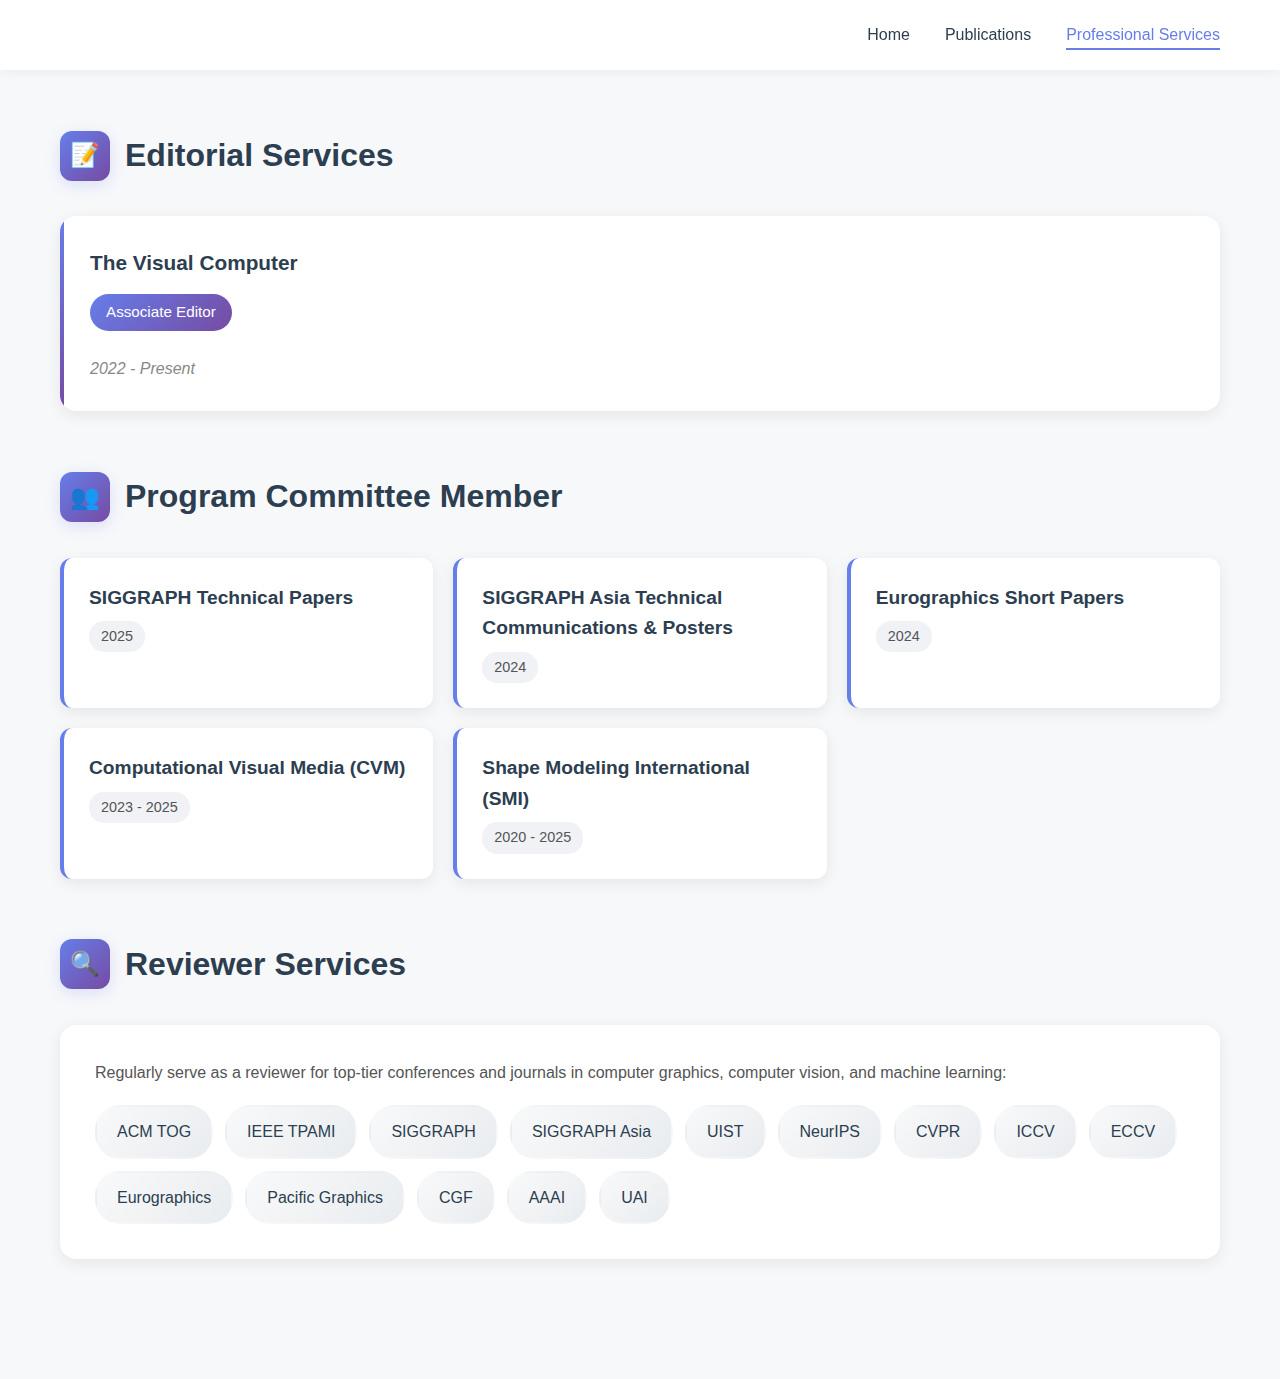
<file: back/services.html>
<!DOCTYPE html>
<html lang="en">

<head>
	<meta charset="UTF-8" />
	<meta name="viewport" content="width=device-width, initial-scale=1.0" />
	<title>Professional Services - Haibin Huang</title>
	<style>
		* {
			margin: 0;
			padding: 0;
			box-sizing: border-box;
		}

		:root {
			--primary-gradient: linear-gradient(135deg, #667eea 0%, #764ba2 100%);
			--text-primary: #2c3e50;
			--text-secondary: #555;
			--text-light: #888;
			--accent-color: #667eea;
			--hover-shadow: 0 10px 30px rgba(102, 126, 234, 0.15);
			--card-shadow: 0 4px 15px rgba(0, 0, 0, 0.08);
		}

		body {
			font-family: -apple-system, BlinkMacSystemFont, 'Segoe UI', Roboto, 'Helvetica Neue', Arial, sans-serif;
			line-height: 1.6;
			color: var(--text-primary);
			background: #f7f8fa;
			min-height: 100vh;
		}

		/* Navigation */
		.nav-wrapper {
			background: white;
			box-shadow: 0 2px 10px rgba(0, 0, 0, 0.05);
			position: sticky;
			top: 0;
			z-index: 1000;
		}

		nav {
			max-width: 1200px;
			margin: 0 auto;
			padding: 0 20px;
			display: flex;
			justify-content: space-between;
			align-items: center;
			height: 70px;
		}

		.nav-brand {
			font-size: 1.5rem;
			font-weight: 700;
			background: var(--primary-gradient);
			-webkit-background-clip: text;
			-webkit-text-fill-color: transparent;
			background-clip: text;
			text-decoration: none;
		}

		.nav-links {
			display: flex;
			gap: 35px;
			list-style: none;
		}

		.nav-links a {
			color: var(--text-primary);
			text-decoration: none;
			font-weight: 500;
			position: relative;
			transition: color 0.3s ease;
			padding: 5px 0;
		}

		.nav-links a:hover {
			color: var(--accent-color);
		}

		.nav-links a.active {
			color: var(--accent-color);
		}

		.nav-links a.active::after,
		.nav-links a:hover::after {
			content: '';
			position: absolute;
			bottom: -2px;
			left: 0;
			right: 0;
			height: 2px;
			background: var(--accent-color);
			animation: slideIn 0.3s ease;
		}

		@keyframes slideIn {
			from {
				transform: scaleX(0);
			}

			to {
				transform: scaleX(1);
			}
		}

		/* Page Header */
		.page-header {
			background: var(--primary-gradient);
			padding: 80px 0;
			text-align: center;
			color: white;
			position: relative;
			overflow: hidden;
		}

		.page-header::before {
			content: '';
			position: absolute;
			top: 0;
			left: -50%;
			width: 200%;
			height: 100%;
			background: url("data:image/svg+xml,%3Csvg width='60' height='60' viewBox='0 0 60 60' xmlns='http://www.w3.org/2000/svg'%3E%3Cg fill='none' fill-rule='evenodd'%3E%3Cg fill='%23ffffff' fill-opacity='0.05'%3E%3Cpath d='M36 34v-4h-2v4h-4v2h4v4h2v-4h4v-2h-4zm0-30V0h-2v4h-4v2h4v4h2V6h4V4h-4zM6 34v-4H4v4H0v2h4v4h2v-4h4v-2H6zM6 4V0H4v4H0v2h4v4h2V6h4V4H6z'/%3E%3C/g%3E%3C/g%3E%3C/svg%3E");
			animation: drift 20s linear infinite;
		}

		@keyframes drift {
			from {
				transform: translateX(0);
			}

			to {
				transform: translateX(50%);
			}
		}

		.page-header h1 {
			font-size: 3rem;
			margin-bottom: 10px;
			position: relative;
		}

		.page-header p {
			font-size: 1.2rem;
			opacity: 0.9;
			position: relative;
		}

		/* Main Content */
		.container {
			max-width: 1200px;
			margin: 0 auto;
			padding: 60px 20px;
		}

		/* Service Section */
		.service-section {
			margin-bottom: 60px;
		}

		.section-header {
			display: flex;
			align-items: center;
			gap: 15px;
			margin-bottom: 35px;
		}

		.section-icon {
			width: 50px;
			height: 50px;
			background: var(--primary-gradient);
			border-radius: 12px;
			display: flex;
			align-items: center;
			justify-content: center;
			color: white;
			font-size: 24px;
			box-shadow: 0 4px 15px rgba(102, 126, 234, 0.2);
		}

		.section-title {
			font-size: 2rem;
			color: var(--text-primary);
		}

		/* Service Cards */
		.service-card {
			background: white;
			border-radius: 16px;
			padding: 30px;
			margin-bottom: 25px;
			box-shadow: var(--card-shadow);
			transition: all 0.3s ease;
			position: relative;
			overflow: hidden;
		}

		.service-card::before {
			content: '';
			position: absolute;
			left: 0;
			top: 0;
			bottom: 0;
			width: 4px;
			background: var(--primary-gradient);
		}

		.service-card:hover {
			transform: translateX(5px);
			box-shadow: var(--hover-shadow);
		}

		.service-title {
			font-size: 1.3rem;
			color: var(--text-primary);
			margin-bottom: 15px;
			font-weight: 600;
		}

		.service-role {
			display: inline-block;
			background: linear-gradient(135deg, #667eea, #764ba2);
			color: white;
			padding: 6px 16px;
			border-radius: 20px;
			font-size: 0.95rem;
			font-weight: 500;
			margin-bottom: 15px;
		}

		.service-details {
			color: var(--text-secondary);
			line-height: 1.8;
		}

		.service-period {
			color: var(--text-light);
			font-style: italic;
			margin-top: 10px;
		}

		/* Committee Grid */
		.committee-grid {
			display: grid;
			grid-template-columns: repeat(auto-fill, minmax(350px, 1fr));
			gap: 20px;
		}

		.committee-item {
			background: white;
			border-radius: 12px;
			padding: 25px;
			box-shadow: var(--card-shadow);
			transition: all 0.3s ease;
			border-left: 4px solid var(--accent-color);
		}

		.committee-item:hover {
			transform: translateY(-3px);
			box-shadow: var(--hover-shadow);
		}

		.committee-name {
			font-size: 1.2rem;
			color: var(--text-primary);
			margin-bottom: 8px;
			font-weight: 600;
		}

		.committee-year {
			display: inline-block;
			background: #f0f2f5;
			color: var(--text-secondary);
			padding: 4px 12px;
			border-radius: 15px;
			font-size: 0.9rem;
		}

		/* Reviewer Tags */
		.reviewer-container {
			background: white;
			border-radius: 16px;
			padding: 35px;
			box-shadow: var(--card-shadow);
		}

		.reviewer-tags {
			display: flex;
			flex-wrap: wrap;
			gap: 12px;
		}

		.reviewer-tag {
			background: linear-gradient(135deg, #f8f9fa, #e9ecef);
			padding: 12px 20px;
			border-radius: 25px;
			font-weight: 500;
			color: var(--text-primary);
			border: 2px solid transparent;
			transition: all 0.3s ease;
			position: relative;
			overflow: hidden;
		}

		.reviewer-tag::before {
			content: '';
			position: absolute;
			top: 0;
			left: -100%;
			width: 100%;
			height: 100%;
			background: var(--primary-gradient);
			transition: left 0.3s ease;
			z-index: 0;
		}

		.reviewer-tag:hover::before {
			left: 0;
		}

		.reviewer-tag:hover {
			color: white;
			transform: translateY(-2px);
			box-shadow: 0 5px 15px rgba(102, 126, 234, 0.2);
		}

		.reviewer-tag span {
			position: relative;
			z-index: 1;
		}

		/* Stats Banner */
		.stats-banner {
			background: var(--primary-gradient);
			border-radius: 20px;
			padding: 40px;
			margin-bottom: 60px;
			color: white;
			text-align: center;
			position: relative;
			overflow: hidden;
		}

		.stats-banner::before {
			content: '';
			position: absolute;
			top: -50%;
			right: -50%;
			width: 200%;
			height: 200%;
			background: radial-gradient(circle, rgba(255, 255, 255, 0.1) 0%, transparent 70%);
			animation: rotate 30s linear infinite;
		}

		@keyframes rotate {
			from {
				transform: rotate(0deg);
			}

			to {
				transform: rotate(360deg);
			}
		}

		.stats-grid {
			display: grid;
			grid-template-columns: repeat(auto-fit, minmax(200px, 1fr));
			gap: 30px;
			margin-top: 30px;
			position: relative;
			z-index: 1;
		}

		.stat-item {
			padding: 20px;
		}

		.stat-number {
			font-size: 2.5rem;
			font-weight: 700;
			margin-bottom: 5px;
		}

		.stat-label {
			font-size: 1rem;
			opacity: 0.9;
		}

		/* Mobile Responsive */
		.mobile-nav-toggle {
			display: none;
			flex-direction: column;
			gap: 4px;
			background: none;
			border: none;
			cursor: pointer;
			padding: 5px;
		}

		.mobile-nav-toggle span {
			width: 25px;
			height: 2px;
			background: var(--text-primary);
			transition: all 0.3s ease;
		}

		@media (max-width: 768px) {
			.nav-links {
				display: none;
				position: absolute;
				top: 70px;
				left: 0;
				right: 0;
				background: white;
				flex-direction: column;
				padding: 20px;
				box-shadow: 0 5px 20px rgba(0, 0, 0, 0.1);
			}

			.nav-links.active {
				display: flex;
			}

			.mobile-nav-toggle {
				display: flex;
			}

			.page-header {
				padding: 60px 20px;
			}

			.page-header h1 {
				font-size: 2rem;
			}

			.committee-grid {
				grid-template-columns: 1fr;
			}

			.stats-grid {
				grid-template-columns: repeat(2, 1fr);
			}
		}
	</style>
</head>

<body>
	<!-- Navigation -->
	<div class="nav-wrapper">
		<nav>
			<a href="index.html" class="nav-brand"></a>
			<button class="mobile-nav-toggle" onclick="toggleMobileNav()">
				<span></span>
				<span></span>
				<span></span>
			</button>
			<ul class="nav-links" id="navLinks">
				<li><a href="index.html">Home</a></li>
				<li><a href="publications.html">Publications</a></li>
				<li><a href="services.html" class="active">Professional Services</a></li>
			</ul>
		</nav>
	</div>

	<!-- Page Header -->
	<!-- Main Content -->
	<div class="container">
		<!-- Editorial Services -->
		<div class="service-section">
			<div class="section-header">
				<div class="section-icon">📝</div>
				<h2 class="section-title">Editorial Services</h2>
			</div>
			<div class="service-card">
				<h3 class="service-title">The Visual Computer</h3>
				<span class="service-role">Associate Editor</span>
				<div class="service-details">
				</div>
				<div class="service-period">2022 - Present</div>
			</div>
		</div>

		<!-- Program Committee -->
		<div class="service-section">
			<div class="section-header">
				<div class="section-icon">👥</div>
				<h2 class="section-title">Program Committee Member</h2>
			</div>
			<div class="committee-grid">
				<div class="committee-item">
					<div class="committee-name">SIGGRAPH Technical Papers</div>
					<span class="committee-year">2025</span>
				</div>
				<div class="committee-item">
					<div class="committee-name">SIGGRAPH Asia Technical Communications & Posters</div>
					<span class="committee-year">2024</span>
				</div>
				<div class="committee-item">
					<div class="committee-name">Eurographics Short Papers</div>
					<span class="committee-year">2024</span>
				</div>
				<div class="committee-item">
					<div class="committee-name">Computational Visual Media (CVM)</div>
					<span class="committee-year">2023 - 2025</span>
				</div>
				<div class="committee-item">
					<div class="committee-name">Shape Modeling International (SMI)</div>
					<span class="committee-year">2020 - 2025</span>
				</div>
			</div>
		</div>

		<!-- Reviewer Services -->
		<div class="service-section">
			<div class="section-header">
				<div class="section-icon">🔍</div>
				<h2 class="section-title">Reviewer Services</h2>
			</div>
			<div class="reviewer-container">
				<p style="margin-bottom: 20px; color: var(--text-secondary);">
					Regularly serve as a reviewer for top-tier conferences and journals in computer graphics,
					computer vision, and machine learning:
				</p>
				<div class="reviewer-tags">
					<div class="reviewer-tag">
						<span>ACM TOG</span>
					</div>
					<div class="reviewer-tag">
						<span>IEEE TPAMI</span>
					</div>
					<div class="reviewer-tag">
						<span>SIGGRAPH</span>
					</div>
					<div class="reviewer-tag">
						<span>SIGGRAPH Asia</span>
					</div>
					<div class="reviewer-tag">
						<span>UIST</span>
					</div>
					<div class="reviewer-tag">
						<span>NeurIPS</span>
					</div>
					<div class="reviewer-tag">
						<span>CVPR</span>
					</div>
					<div class="reviewer-tag">
						<span>ICCV</span>
					</div>
					<div class="reviewer-tag">
						<span>ECCV</span>
					</div>
					<div class="reviewer-tag">
						<span>Eurographics</span>
					</div>
					<div class="reviewer-tag">
						<span>Pacific Graphics</span>
					</div>
					<div class="reviewer-tag">
						<span>CGF</span>
					</div>
					<div class="reviewer-tag">
						<span>AAAI</span>
					</div>
					<div class="reviewer-tag">
						<span>UAI</span>
					</div>
				</div>
			</div>
		</div>

		<!-- Additional Activities -->

	</div>

	<script>
		function toggleMobileNav() {
			const navLinks = document.getElementById('navLinks');
			navLinks.classList.toggle('active');
		}
	</script>
</body>

</html>
</file>
<file: local_mvcnn/style.css>
body {
	margin: 0px;
	padding: 0px;
	font-family: helvetica,"trebuchet ms",calibri,sans-serif;
	background-color: white;
}

a {
	text-decoration: none;
}
a:link {
	color: #0033ff;
}
a:visited {
	color: #0033ff;
}

p {
	margin-top: 0px;
	margin-bottom: 0px;
	font-family: 'opensans-bold', sans-serif;
}

h1 {
	text-align: center;
	margin-top: 20px;
	font-size: 175%;
	font-weight: 900;
	color: rgb(153, 0, 0);
}

h2 {
	font-weight: normal;
	font-size: 150%;
	color: rgb(153, 0, 0);
}

img {
	padding-right: 0px;
	padding-left: 0px;
}

#content {
	width: expression(document.body.clientWidth > 960? "960px": "auto" );
	max-width: 960px;
	margin-left: auto;
	margin-right: auto;
	text-align: left;
}

#header {
	text-align: center;
	line-height: 1.5;
}

#people {
	font-weight: bold;
	font-size: 100%;
	margin-top: 20px;
	margin-bottom: 10px;
}

#teaser {
	display: block;
	margin-top: 20px;
	margin-bottom: 10px;
	margin-left: auto;
	margin-right: auto;
}

#text {
	text-align: justify;
	line-height: 1.5;
}

#thumbnail {
	padding: 0px 30px 10px 10px;
	float: left;
	max-width: 300px;
}

#video {
	display: block;
	margin-left: auto;
	margin-right: auto;
	width: 768px;
	height: 432px;
	border: 2px solid gray
}

#footer {
	clear: both;
	font-size: small;
	padding-bottom: 10px;
	padding-top: 20px;
	text-align:right
}
</file>
<file: publications/bsm/style.css>
body {
	margin: 0px;
	padding: 0px;
	font-family: helvetica,"trebuchet ms",calibri,sans-serif;
	background-color: white;
}

a {
	text-decoration: none;
}
a:link {
	color: #0033ff;
}
a:visited {
	color: #0033ff;
}

p {
	margin-top: 0px;
	margin-bottom: 0px;
	font-family: 'opensans-bold', sans-serif;
}

h1 {
	text-align: center;
	margin-top: 20px;
	font-size: 175%;
	font-weight: 900;
	color: rgb(153, 0, 0);
}

h2 {
	font-weight: normal;
	font-size: 150%;
	color: rgb(153, 0, 0);
}

img {
	padding-right: 0px;
	padding-left: 0px;
}

#content {
	width: expression(document.body.clientWidth > 960? "960px": "auto" );
	max-width: 960px;
	margin-left: auto;
	margin-right: auto;
	text-align: left;
}

#header {
	text-align: center;
	line-height: 1.5;
}

#people {
	font-weight: bold;
	font-size: 100%;
	margin-top: 20px;
	margin-bottom: 10px;
}

#teaser {
	display: block;
	margin-top: 20px;
	margin-bottom: 10px;
	margin-left: auto;
	margin-right: auto;
}

#text {
	text-align: justify;
	line-height: 1.5;
}

#thumbnail {
	padding: 0px 30px 10px 10px;
	float: left;
	max-width: 300px;
}

#video {
	display: block;
	margin-left: auto;
	margin-right: auto;
	width: 768px;
	height: 432px;
	border: 2px solid gray
}

#footer {
	clear: both;
	font-size: small;
	padding-bottom: 10px;
	padding-top: 20px;
	text-align:right
}
</file>
<file: publications/local_mvcnn/style.css>
body {
	margin: 0px;
	padding: 0px;
	font-family: helvetica,"trebuchet ms",calibri,sans-serif;
	background-color: white;
}

a {
	text-decoration: none;
}
a:link {
	color: #0033ff;
}
a:visited {
	color: #0033ff;
}

p {
	margin-top: 0px;
	margin-bottom: 0px;
	font-family: 'opensans-bold', sans-serif;
}

h1 {
	text-align: center;
	margin-top: 20px;
	font-size: 175%;
	font-weight: 900;
	color: rgb(153, 0, 0);
}

h2 {
	font-weight: normal;
	font-size: 150%;
	color: rgb(153, 0, 0);
}

img {
	padding-right: 0px;
	padding-left: 0px;
}

#content {
	width: expression(document.body.clientWidth > 960? "960px": "auto" );
	max-width: 960px;
	margin-left: auto;
	margin-right: auto;
	text-align: left;
}

#header {
	text-align: center;
	line-height: 1.5;
}

#people {
	font-weight: bold;
	font-size: 100%;
	margin-top: 20px;
	margin-bottom: 10px;
}

#teaser {
	display: block;
	margin-top: 20px;
	margin-bottom: 10px;
	margin-left: auto;
	margin-right: auto;
}

#text {
	text-align: justify;
	line-height: 1.5;
}

#thumbnail {
	padding: 0px 30px 10px 10px;
	float: left;
	max-width: 300px;
}

#video {
	display: block;
	margin-left: auto;
	margin-right: auto;
	width: 768px;
	height: 432px;
	border: 2px solid gray
}

#footer {
	clear: both;
	font-size: small;
	padding-bottom: 10px;
	padding-top: 20px;
	text-align:right
}
</file>
<file: publications/srpm/style.css>
body {
	margin: 0px;
	padding: 0px;
	font-family: helvetica,"trebuchet ms",calibri,sans-serif;
	background-color: white;
}

a {
	text-decoration: none;
}
a:link {
	color: #0033ff;
}
a:visited {
	color: #0033ff;
}

p {
	margin-top: 0px;
	margin-bottom: 0px;
	font-family: 'opensans-bold', sans-serif;
}

h1 {
	text-align: center;
	margin-top: 20px;
	font-size: 175%;
	font-weight: 900;
	color: rgb(153, 0, 0);
}

h2 {
	font-weight: normal;
	font-size: 150%;
	color: rgb(153, 0, 0);
}

img {
	padding-right: 0px;
	padding-left: 0px;
}

#content {
	width: expression(document.body.clientWidth > 960? "960px": "auto" );
	max-width: 960px;
	margin-left: auto;
	margin-right: auto;
	text-align: left;
}

#header {
	text-align: center;
	line-height: 1.5;
}

#people {
	font-weight: bold;
	font-size: 100%;
	margin-top: 20px;
	margin-bottom: 10px;
}

#teaser {
	display: block;
	margin-top: 20px;
	margin-bottom: 10px;
	margin-left: auto;
	margin-right: auto;
}

#text {
	text-align: justify;
	line-height: 1.5;
}

#thumbnail {
	padding: 0px 30px 10px 10px;
	float: left;
	max-width: 300px;
}

#video {
	display: block;
	margin-left: auto;
	margin-right: auto;
	width: 768px;
	height: 432px;
	border: 2px solid gray
}

#footer {
	clear: both;
	font-size: small;
	padding-bottom: 10px;
	padding-top: 20px;
	text-align:right
}
</file>
